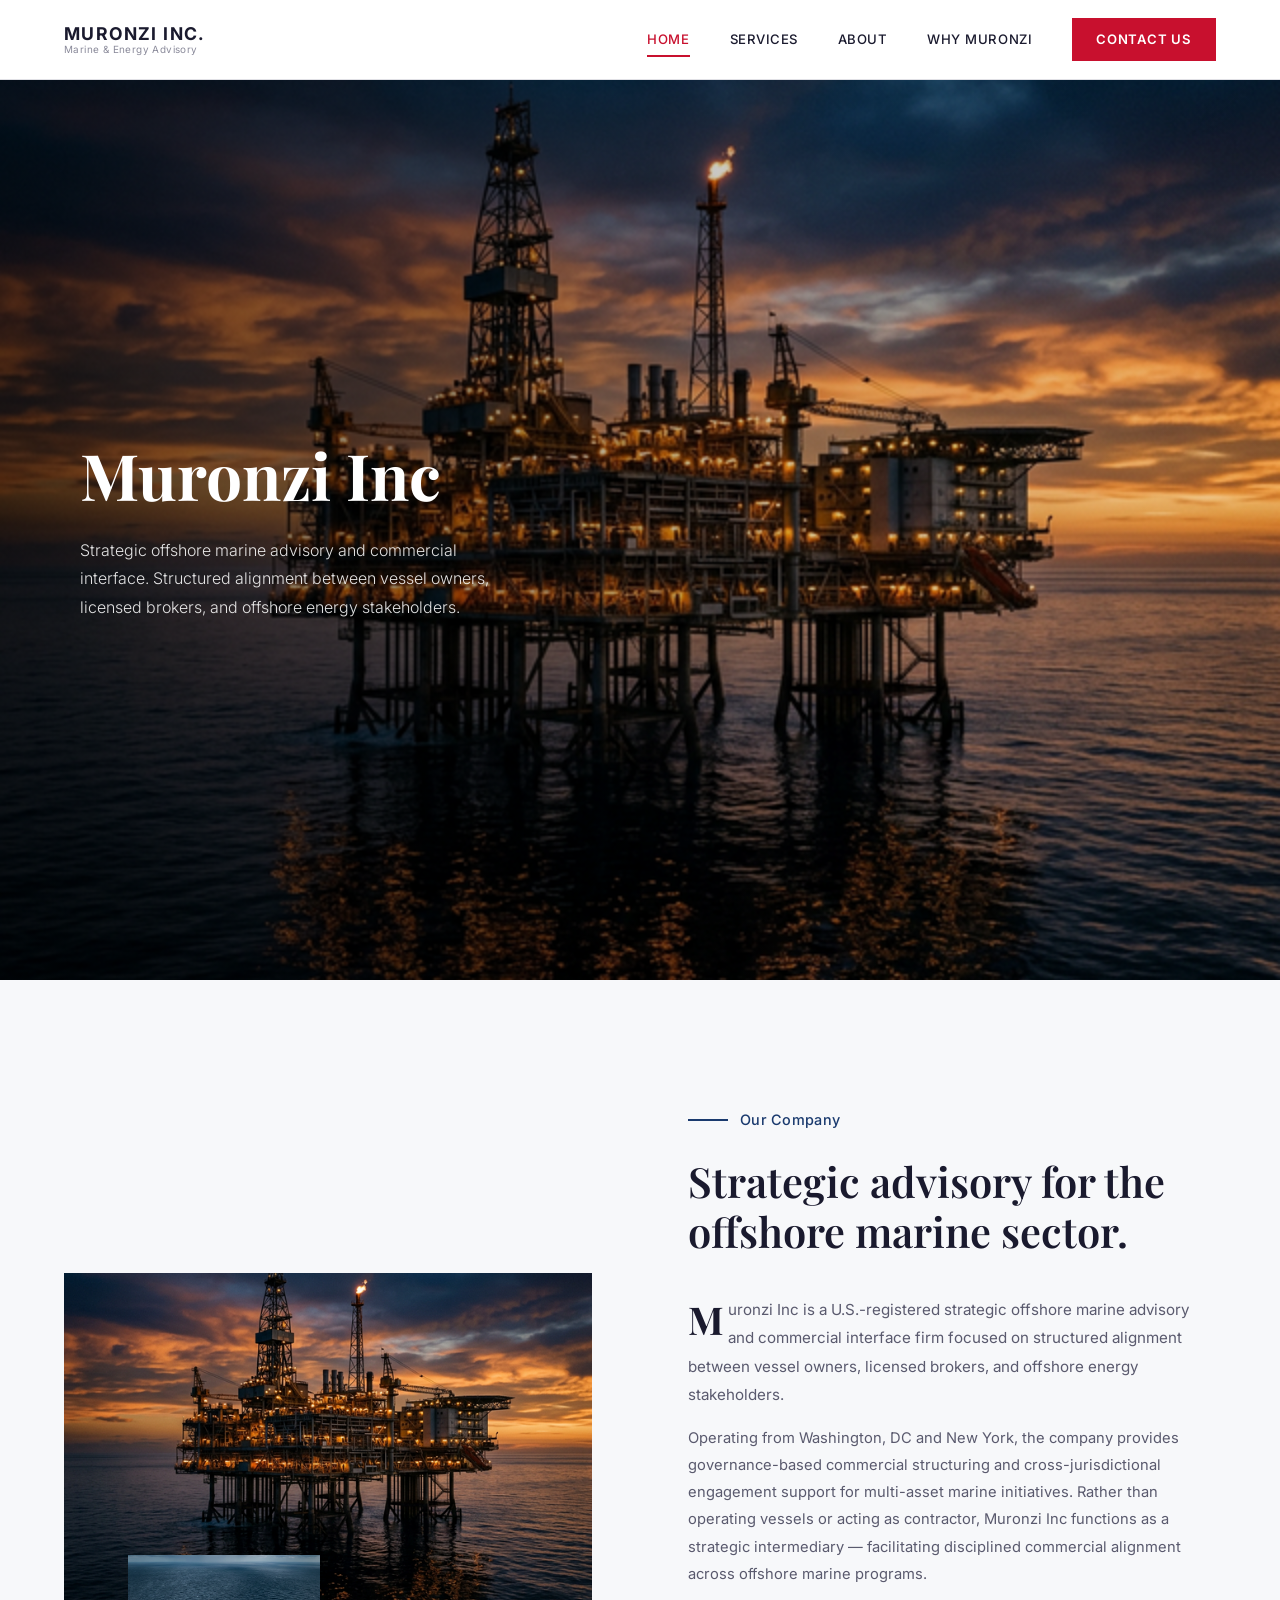
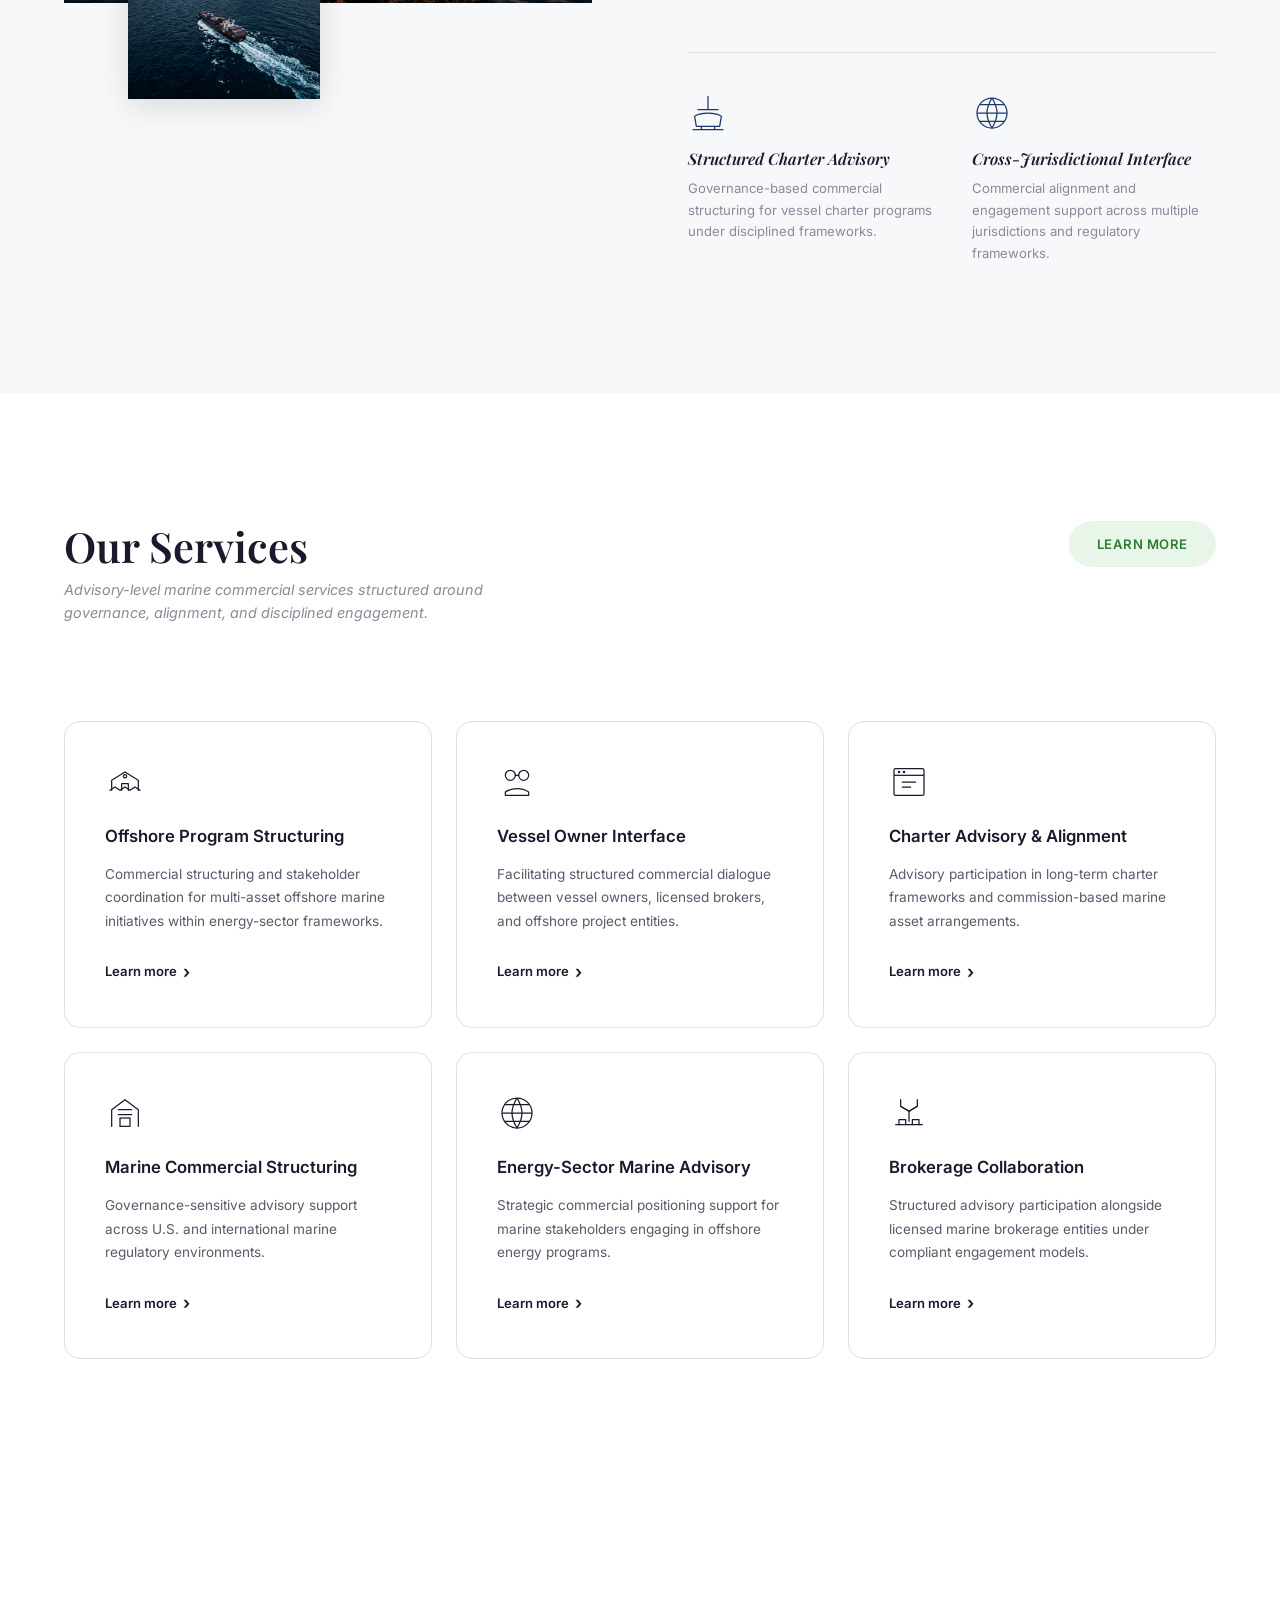
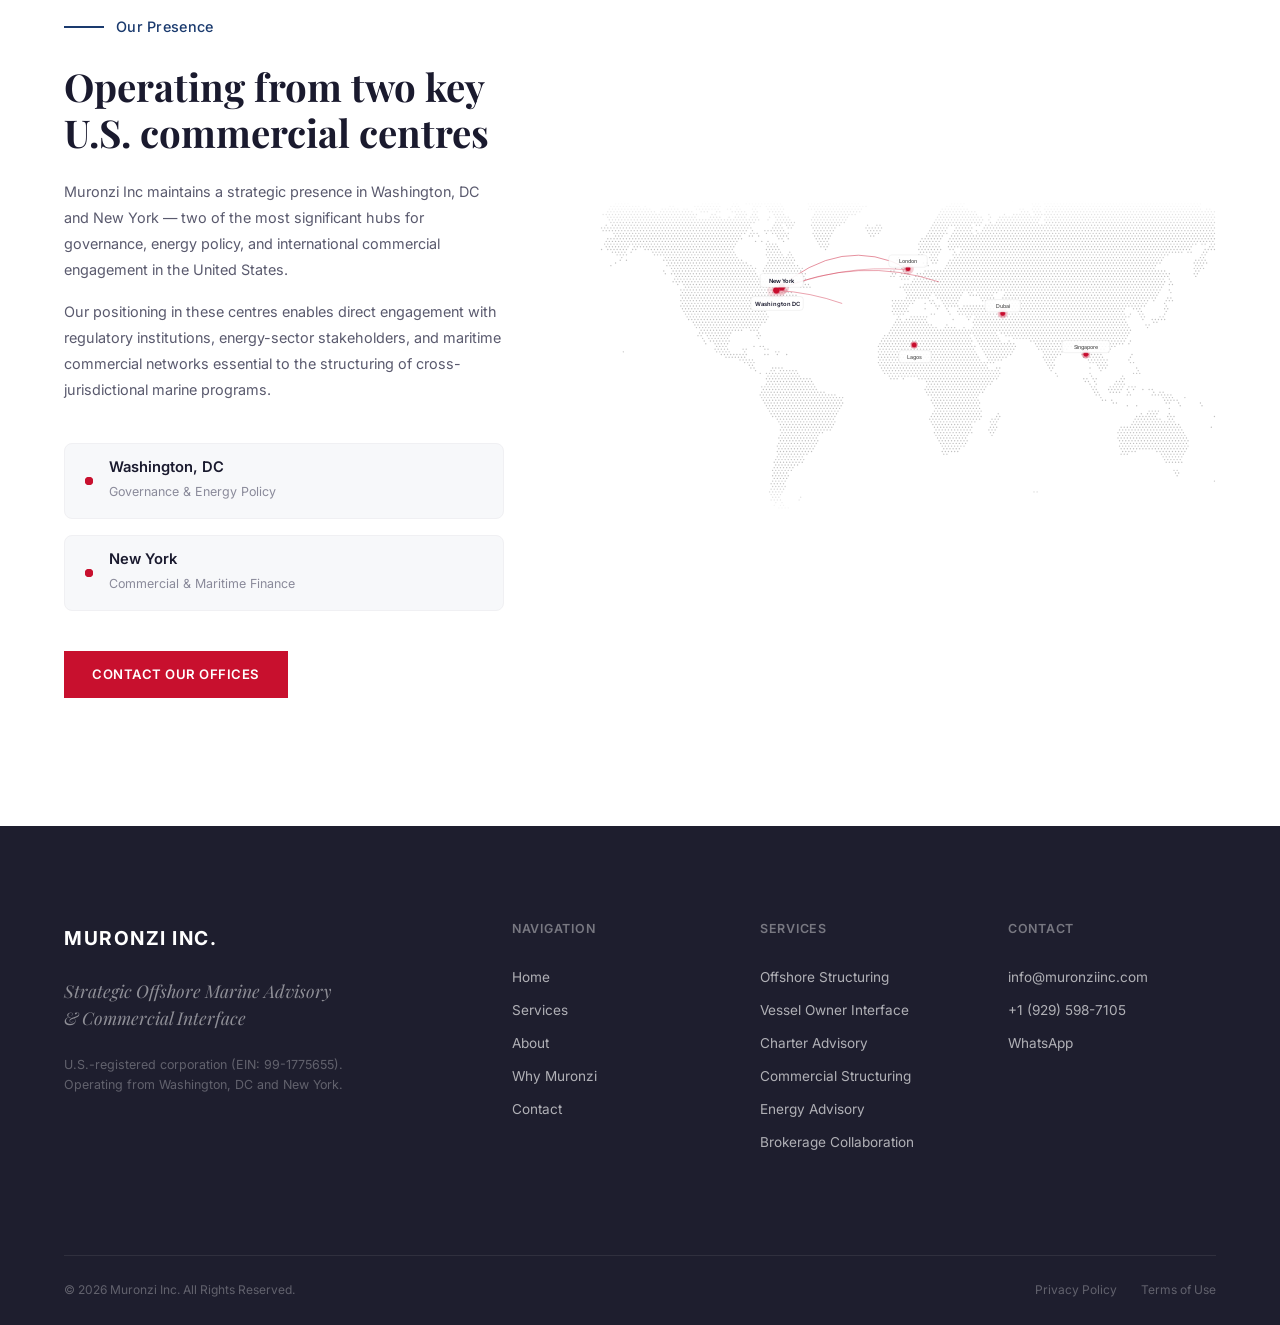
<file: muronzi-website-v2/index.html>
<!DOCTYPE html>
<html lang="en">

<head>
  <meta charset="UTF-8">
  <meta name="viewport" content="width=device-width, initial-scale=1.0">
  <meta name="description"
    content="Muronzi Inc — U.S.-registered strategic offshore marine advisory and commercial interface firm. Structured charter advisory, vessel owner engagement, and governance-aligned marine programs.">
  <title>Muronzi Inc | Strategic Offshore Marine Advisory & Commercial Interface</title>
  <link rel="stylesheet" href="css/style.css">
  <link rel="preconnect" href="https://fonts.googleapis.com">
  <link rel="preconnect" href="https://fonts.gstatic.com" crossorigin>
  <link
    href="https://fonts.googleapis.com/css2?family=Inter:wght@300;400;500;600;700&family=Playfair+Display:ital,wght@0,400;0,500;0,600;0,700;1,400&display=swap"
    rel="stylesheet">
  <link rel="icon" type="image/svg+xml"
    href="data:image/svg+xml,<svg xmlns='http://www.w3.org/2000/svg' viewBox='0 0 100 100'><text y='.9em' font-size='90'>⚓</text></svg>">
</head>

<body>

  <!-- ===== NAVIGATION ===== -->
  <nav class="nav" id="main-nav">
    <div class="nav__inner">
      <a href="index.html" class="nav__logo">
        <span class="nav__logo-name">MURONZI INC.</span>
        <span class="nav__logo-tag">Marine & Energy Advisory</span>
      </a>
      <div class="nav__links">
        <a href="index.html" class="nav__link nav__link--active">Home</a>
        <a href="services.html" class="nav__link">Services</a>
        <a href="about.html" class="nav__link">About</a>
        <a href="why-muronzi.html" class="nav__link">Why Muronzi</a>
        <a href="contact.html" class="nav__link nav__link--cta">Contact Us</a>
      </div>
      <button class="nav__hamburger" aria-label="Toggle navigation">
        <span></span>
        <span></span>
        <span></span>
      </button>
    </div>
  </nav>

  <!-- Mobile Drawer -->
  <div class="nav__overlay"></div>
  <div class="nav__drawer">
    <a href="index.html" class="nav__drawer-link">Home</a>
    <a href="services.html" class="nav__drawer-link">Services</a>
    <a href="about.html" class="nav__drawer-link">About</a>
    <a href="why-muronzi.html" class="nav__drawer-link">Why Muronzi</a>
    <a href="contact.html" class="nav__drawer-link">Contact Us</a>
  </div>

  <!-- ===== HERO ===== -->
  <section class="hero" id="hero">
    <div class="hero__media">
      <video class="hero__video" autoplay muted loop playsinline poster="images/hero-offshore.png">
        <source src="images/offshore-supply.mp4" type="video/mp4">
      </video>
      <div class="hero__overlay"></div>
    </div>
    <div class="hero__content">
      <h1 class="hero__title">Muronzi Inc</h1>
      <p class="hero__description">
        Strategic offshore marine advisory and commercial interface.
        Structured alignment between vessel owners, licensed brokers,
        and offshore energy stakeholders.
      </p>
    </div>
  </section>

  <!-- ===== OUR COMPANY ===== -->
  <section class="company" id="our-company">
    <div class="company__inner">

      <!-- Left: Image Mosaic -->
      <div class="company__images fade-up">
        <div class="company__img company__img--large">
          <img src="images/hero-offshore.png" alt="Offshore supply vessel at sea">
        </div>
        <div class="company__img company__img--small">
          <img src="images/ocean-atmosphere.png" alt="Ocean and marine operations">
        </div>
      </div>

      <!-- Right: Company Info -->
      <div class="company__text fade-up">
        <div class="company__label">
          <span class="company__label-line"></span>
          <span class="company__label-text">Our Company</span>
        </div>

        <h2 class="company__heading">Strategic advisory for the offshore marine sector.</h2>

        <div class="company__body">
          <p class="company__lead">
            <span class="company__dropcap">M</span>uronzi Inc is a U.S.-registered strategic offshore marine advisory
            and commercial interface firm focused on structured alignment between vessel owners, licensed brokers, and
            offshore energy stakeholders.
          </p>
          <p>
            Operating from Washington, DC and New York, the company provides governance-based commercial structuring and
            cross-jurisdictional engagement support for multi-asset marine initiatives. Rather than operating vessels or
            acting as contractor, Muronzi Inc functions as a strategic intermediary — facilitating disciplined
            commercial
            alignment across offshore marine programs.
          </p>
        </div>

        <!-- Feature Icons -->
        <div class="company__features">
          <div class="company__feature">
            <div class="company__feature-icon">
              <svg viewBox="0 0 48 48" fill="none" xmlns="http://www.w3.org/2000/svg">
                <path d="M24 4v16M12 20h24M8 28c0 0 4-4 16-4s16 4 16 4l-2 12H10L8 28z" stroke="currentColor"
                  stroke-width="1.5" stroke-linecap="round" stroke-linejoin="round" />
                <path d="M16 40v4M32 40v4M6 44h36" stroke="currentColor" stroke-width="1.5" stroke-linecap="round" />
              </svg>
            </div>
            <h4>Structured Charter Advisory</h4>
            <p>Governance-based commercial structuring for vessel charter programs under disciplined frameworks.</p>
          </div>
          <div class="company__feature">
            <div class="company__feature-icon">
              <svg viewBox="0 0 48 48" fill="none" xmlns="http://www.w3.org/2000/svg">
                <circle cx="24" cy="24" r="18" stroke="currentColor" stroke-width="1.5" />
                <path d="M24 6c0 0 6 10 6 18s-6 18-6 18M24 6c0 0-6 10-6 18s6 18 6 18M6 24h36M9 14h30M9 34h30"
                  stroke="currentColor" stroke-width="1.5" />
              </svg>
            </div>
            <h4>Cross-Jurisdictional Interface</h4>
            <p>Commercial alignment and engagement support across multiple jurisdictions and regulatory frameworks.</p>
          </div>
        </div>

      </div>
    </div>
  </section>

  <!-- ===== OUR SERVICES ===== -->
  <section class="services" id="services">
    <div class="services__inner">
      <div class="services__header fade-up">
        <div>
          <h2 class="services__title">Our Services</h2>
          <p class="services__subtitle">Advisory-level marine commercial services structured around governance,
            alignment, and disciplined engagement.</p>
        </div>
        <a href="services.html" class="services__cta">Learn More</a>
      </div>

      <div class="services__grid">

        <!-- Card 1 -->
        <div class="services__card fade-up">
          <div class="services__card-icon">
            <svg viewBox="0 0 48 48" fill="none" xmlns="http://www.w3.org/2000/svg">
              <path d="M6 34l6-4 6 4 6-4 6 4 6-4 6 4" stroke="currentColor" stroke-width="1.5" stroke-linecap="round"
                stroke-linejoin="round" />
              <path d="M8 34V22l16-10 16 10v12" stroke="currentColor" stroke-width="1.5" stroke-linecap="round"
                stroke-linejoin="round" />
              <path d="M20 34V26h8v8" stroke="currentColor" stroke-width="1.5" stroke-linecap="round"
                stroke-linejoin="round" />
              <circle cx="24" cy="17" r="2" stroke="currentColor" stroke-width="1.5" />
            </svg>
          </div>
          <h3>Offshore Program Structuring</h3>
          <p>Commercial structuring and stakeholder coordination for multi-asset offshore marine initiatives within
            energy-sector frameworks.</p>
          <a href="services.html#program-structuring" class="services__card-link">Learn more <span>›</span></a>
        </div>

        <!-- Card 2 -->
        <div class="services__card fade-up">
          <div class="services__card-icon">
            <svg viewBox="0 0 48 48" fill="none" xmlns="http://www.w3.org/2000/svg">
              <circle cx="16" cy="16" r="6" stroke="currentColor" stroke-width="1.5" />
              <circle cx="32" cy="16" r="6" stroke="currentColor" stroke-width="1.5" />
              <path d="M24 32c-8 0-14 4-14 4v4h28v-4s-6-4-14-4z" stroke="currentColor" stroke-width="1.5"
                stroke-linecap="round" stroke-linejoin="round" />
              <path d="M22 16h4" stroke="currentColor" stroke-width="1.5" stroke-linecap="round" />
            </svg>
          </div>
          <h3>Vessel Owner Interface</h3>
          <p>Facilitating structured commercial dialogue between vessel owners, licensed brokers, and offshore project
            entities.</p>
          <a href="services.html#vessel-interface" class="services__card-link">Learn more <span>›</span></a>
        </div>

        <!-- Card 3 -->
        <div class="services__card fade-up">
          <div class="services__card-icon">
            <svg viewBox="0 0 48 48" fill="none" xmlns="http://www.w3.org/2000/svg">
              <rect x="6" y="8" width="36" height="32" rx="2" stroke="currentColor" stroke-width="1.5" />
              <path d="M6 16h36" stroke="currentColor" stroke-width="1.5" />
              <path d="M16 24h16M16 30h10" stroke="currentColor" stroke-width="1.5" stroke-linecap="round" />
              <circle cx="12" cy="12" r="1.5" fill="currentColor" />
              <circle cx="18" cy="12" r="1.5" fill="currentColor" />
            </svg>
          </div>
          <h3>Charter Advisory & Alignment</h3>
          <p>Advisory participation in long-term charter frameworks and commission-based marine asset arrangements.</p>
          <a href="services.html#charter-advisory" class="services__card-link">Learn more <span>›</span></a>
        </div>

        <!-- Card 4 -->
        <div class="services__card fade-up">
          <div class="services__card-icon">
            <svg viewBox="0 0 48 48" fill="none" xmlns="http://www.w3.org/2000/svg">
              <path d="M8 40V20l16-12 16 12v20" stroke="currentColor" stroke-width="1.5" stroke-linecap="round"
                stroke-linejoin="round" />
              <rect x="18" y="30" width="12" height="10" stroke="currentColor" stroke-width="1.5" />
              <path d="M16 20h16M16 26h16" stroke="currentColor" stroke-width="1.5" stroke-linecap="round" />
            </svg>
          </div>
          <h3>Marine Commercial Structuring</h3>
          <p>Governance-sensitive advisory support across U.S. and international marine regulatory environments.</p>
          <a href="services.html#commercial-structuring" class="services__card-link">Learn more <span>›</span></a>
        </div>

        <!-- Card 5 -->
        <div class="services__card fade-up">
          <div class="services__card-icon">
            <svg viewBox="0 0 48 48" fill="none" xmlns="http://www.w3.org/2000/svg">
              <circle cx="24" cy="24" r="18" stroke="currentColor" stroke-width="1.5" />
              <path d="M24 6c0 0 6 10 6 18s-6 18-6 18M24 6c0 0-6 10-6 18s6 18 6 18M6 24h36M9 14h30M9 34h30"
                stroke="currentColor" stroke-width="1.5" />
            </svg>
          </div>
          <h3>Energy-Sector Marine Advisory</h3>
          <p>Strategic commercial positioning support for marine stakeholders engaging in offshore energy programs.</p>
          <a href="services.html#energy-advisory" class="services__card-link">Learn more <span>›</span></a>
        </div>

        <!-- Card 6 -->
        <div class="services__card fade-up">
          <div class="services__card-icon">
            <svg viewBox="0 0 48 48" fill="none" xmlns="http://www.w3.org/2000/svg">
              <path d="M14 8v8l10 6 10-6V8" stroke="currentColor" stroke-width="1.5" stroke-linecap="round"
                stroke-linejoin="round" />
              <path d="M14 16l10 6 10-6" stroke="currentColor" stroke-width="1.5" stroke-linecap="round"
                stroke-linejoin="round" />
              <path d="M24 22v12" stroke="currentColor" stroke-width="1.5" stroke-linecap="round" />
              <path d="M8 38h32" stroke="currentColor" stroke-width="1.5" stroke-linecap="round" />
              <path d="M12 38v-6h8v6M28 38v-6h8v6" stroke="currentColor" stroke-width="1.5" stroke-linecap="round"
                stroke-linejoin="round" />
            </svg>
          </div>
          <h3>Brokerage Collaboration</h3>
          <p>Structured advisory participation alongside licensed marine brokerage entities under compliant engagement
            models.</p>
          <a href="services.html#brokerage-collaboration" class="services__card-link">Learn more <span>›</span></a>
        </div>

      </div>
    </div>
  </section>

  <!-- ===== LOCATION / PRESENCE ===== -->
  <section class="location" id="location">
    <div class="location__inner">

      <!-- Left: Text -->
      <div class="location__text fade-up">
        <div class="company__label">
          <span class="company__label-line"></span>
          <span class="company__label-text">Our Presence</span>
        </div>
        <h2 class="location__heading">Operating from two key U.S. commercial centres</h2>
        <p class="location__desc">Muronzi Inc maintains a strategic presence in Washington, DC and New York — two of the
          most significant hubs for governance, energy policy, and international commercial engagement in the United
          States.</p>
        <p class="location__desc">Our positioning in these centres enables direct engagement with regulatory
          institutions, energy-sector stakeholders, and maritime commercial networks essential to the structuring of
          cross-jurisdictional marine programs.</p>
        <div class="location__offices">
          <div class="location__office">
            <div class="location__dot-pulse"></div>
            <div>
              <strong>Washington, DC</strong>
              <span>Governance & Energy Policy</span>
            </div>
          </div>
          <div class="location__office">
            <div class="location__dot-pulse"></div>
            <div>
              <strong>New York</strong>
              <span>Commercial & Maritime Finance</span>
            </div>
          </div>
        </div>
        <a href="contact.html" class="location__cta">Contact Our Offices</a>
      </div>

      <!-- Right: Map (dotted-map generated) -->
      <div class="location__map fade-up">
        <div class="location__map-wrap">
          <!-- Proper dotted world map from dotted-map library -->
          <img src="images/world-map.svg" alt="World map" class="location__map-img" draggable="false" />
          <!-- Animated overlay -->
          <svg viewBox="0 0 800 400" class="location__map-overlay" preserveAspectRatio="xMidYMid meet">
            <defs>
              <linearGradient id="path-gradient" x1="0%" y1="0%" x2="100%" y2="0%">
                <stop offset="0%" stop-color="white" stop-opacity="0" />
                <stop offset="5%" stop-color="#c8102e" stop-opacity="1" />
                <stop offset="95%" stop-color="#c8102e" stop-opacity="1" />
                <stop offset="100%" stop-color="white" stop-opacity="0" />
              </linearGradient>
              <filter id="dot-glow">
                <feMorphology operator="dilate" radius="0.5" />
                <feGaussianBlur stdDeviation="1.5" result="coloredBlur" />
                <feMerge>
                  <feMergeNode in="coloredBlur" />
                  <feMergeNode in="SourceGraphic" />
                </feMerge>
              </filter>
            </defs>

            <!-- === Curved connection lines (animated) === -->
            <!-- DC → London -->
            <path d="M 229 114 Q 314 40 400 86" fill="none" stroke="url(#path-gradient)" stroke-width="1" opacity="0.6">
              <animate attributeName="stroke-dasharray" values="0,1000;400,1000" dur="2.5s" fill="freeze"
                repeatCount="indefinite" />
            </path>
            <!-- DC → Dubai -->
            <path d="M 229 114 Q 380 50 523 144" fill="none" stroke="url(#path-gradient)" stroke-width="1"
              opacity="0.5">
              <animate attributeName="stroke-dasharray" values="0,1000;500,1000" dur="3s" begin="0.3s" fill="freeze"
                repeatCount="indefinite" />
            </path>
            <!-- DC → Singapore -->
            <path d="M 229 114 Q 440 30 631 197" fill="none" stroke="url(#path-gradient)" stroke-width="1"
              opacity="0.4">
              <animate attributeName="stroke-dasharray" values="0,1000;600,1000" dur="3.5s" begin="0.6s" fill="freeze"
                repeatCount="indefinite" />
            </path>
            <!-- DC → Lagos -->
            <path d="M 229 114 Q 330 120 408 185" fill="none" stroke="url(#path-gradient)" stroke-width="1"
              opacity="0.5">
              <animate attributeName="stroke-dasharray" values="0,1000;350,1000" dur="2.8s" begin="0.9s" fill="freeze"
                repeatCount="indefinite" />
            </path>

            <!-- === Washington DC (38.9, -77.0) → x≈229, y≈114 === -->
            <circle cx="229" cy="114" r="3" fill="#c8102e" opacity="0.4">
              <animate attributeName="r" from="3" to="14" dur="2s" repeatCount="indefinite" />
              <animate attributeName="opacity" from="0.5" to="0" dur="2s" repeatCount="indefinite" />
            </circle>
            <circle cx="229" cy="114" r="4" fill="#c8102e" filter="url(#dot-glow)" />
            <rect x="196" y="122" width="68" height="18" rx="4" fill="white" stroke="#ddd" stroke-width="0.5"
              opacity="0.92" />
            <text x="230" y="134" text-anchor="middle" font-family="Inter, sans-serif" font-size="7.5" font-weight="600"
              fill="#1a1a2e">Washington DC</text>

            <!-- === New York (40.7, -74.0) → x≈236, y≈110 === -->
            <circle cx="236" cy="110" r="3" fill="#c8102e" opacity="0.4">
              <animate attributeName="r" from="3" to="14" dur="2s" begin="0.4s" repeatCount="indefinite" />
              <animate attributeName="opacity" from="0.5" to="0" dur="2s" begin="0.4s" repeatCount="indefinite" />
            </circle>
            <circle cx="236" cy="110" r="4" fill="#c8102e" filter="url(#dot-glow)" />
            <rect x="208" y="92" width="56" height="18" rx="4" fill="white" stroke="#ddd" stroke-width="0.5"
              opacity="0.92" />
            <text x="236" y="104" text-anchor="middle" font-family="Inter, sans-serif" font-size="7.5" font-weight="600"
              fill="#1a1a2e">New York</text>

            <!-- === London (51.5, -0.1) → x≈400, y≈86 === -->
            <circle cx="400" cy="86" r="3" fill="#c8102e" opacity="0.4">
              <animate attributeName="r" from="3" to="12" dur="2s" begin="0.6s" repeatCount="indefinite" />
              <animate attributeName="opacity" from="0.4" to="0" dur="2s" begin="0.6s" repeatCount="indefinite" />
            </circle>
            <circle cx="400" cy="86" r="3" fill="#c8102e" filter="url(#dot-glow)" />
            <rect x="375" y="68" width="50" height="16" rx="4" fill="white" stroke="#ddd" stroke-width="0.5"
              opacity="0.88" />
            <text x="400" y="79" text-anchor="middle" font-family="Inter, sans-serif" font-size="7" font-weight="500"
              fill="#555">London</text>

            <!-- === Dubai (25.2, 55.3) → x≈523, y≈144 === -->
            <circle cx="523" cy="144" r="3" fill="#c8102e" opacity="0.4">
              <animate attributeName="r" from="3" to="12" dur="2s" begin="0.8s" repeatCount="indefinite" />
              <animate attributeName="opacity" from="0.4" to="0" dur="2s" begin="0.8s" repeatCount="indefinite" />
            </circle>
            <circle cx="523" cy="144" r="3" fill="#c8102e" filter="url(#dot-glow)" />
            <rect x="500" y="126" width="46" height="16" rx="4" fill="white" stroke="#ddd" stroke-width="0.5"
              opacity="0.88" />
            <text x="523" y="137" text-anchor="middle" font-family="Inter, sans-serif" font-size="7" font-weight="500"
              fill="#555">Dubai</text>

            <!-- === Singapore (1.35, 103.8) → x≈631, y≈197 === -->
            <circle cx="631" cy="197" r="3" fill="#c8102e" opacity="0.4">
              <animate attributeName="r" from="3" to="12" dur="2s" begin="1s" repeatCount="indefinite" />
              <animate attributeName="opacity" from="0.4" to="0" dur="2s" begin="1s" repeatCount="indefinite" />
            </circle>
            <circle cx="631" cy="197" r="3" fill="#c8102e" filter="url(#dot-glow)" />
            <rect x="600" y="179" width="62" height="16" rx="4" fill="white" stroke="#ddd" stroke-width="0.5"
              opacity="0.88" />
            <text x="631" y="190" text-anchor="middle" font-family="Inter, sans-serif" font-size="7" font-weight="500"
              fill="#555">Singapore</text>

            <!-- === Lagos (6.5, 3.4) → x≈408, y≈185 === -->
            <circle cx="408" cy="185" r="3" fill="#c8102e" opacity="0.4">
              <animate attributeName="r" from="3" to="12" dur="2s" begin="1.2s" repeatCount="indefinite" />
              <animate attributeName="opacity" from="0.4" to="0" dur="2s" begin="1.2s" repeatCount="indefinite" />
            </circle>
            <circle cx="408" cy="185" r="3" fill="#c8102e" filter="url(#dot-glow)" />
            <rect x="388" y="192" width="42" height="16" rx="4" fill="white" stroke="#ddd" stroke-width="0.5"
              opacity="0.88" />
            <text x="409" y="203" text-anchor="middle" font-family="Inter, sans-serif" font-size="7" font-weight="500"
              fill="#555">Lagos</text>
          </svg>
        </div>
      </div>

    </div>
  </section>

  <!-- ===== FOOTER ===== -->
  <footer class="footer">
    <div class="footer__inner">
      <div class="footer__top">
        <div class="footer__brand">
          <div class="footer__brand-name">MURONZI INC.</div>
          <p class="footer__brand-tagline">Strategic Offshore Marine Advisory<br>& Commercial Interface</p>
          <p class="footer__brand-desc">U.S.-registered corporation (EIN: 99-1775655).<br>Operating from Washington, DC
            and New York.</p>
        </div>
        <div class="footer__columns">
          <div class="footer__col">
            <h5>Navigation</h5>
            <a href="index.html">Home</a>
            <a href="services.html">Services</a>
            <a href="about.html">About</a>
            <a href="why-muronzi.html">Why Muronzi</a>
            <a href="contact.html">Contact</a>
          </div>
          <div class="footer__col">
            <h5>Services</h5>
            <a href="services.html#program-structuring">Offshore Structuring</a>
            <a href="services.html#vessel-interface">Vessel Owner Interface</a>
            <a href="services.html#charter-advisory">Charter Advisory</a>
            <a href="services.html#commercial-structuring">Commercial Structuring</a>
            <a href="services.html#energy-advisory">Energy Advisory</a>
            <a href="services.html#brokerage-collaboration">Brokerage Collaboration</a>
          </div>
          <div class="footer__col">
            <h5>Contact</h5>
            <a href="mailto:info@muronziinc.com">info@muronziinc.com</a>
            <a href="tel:+19295987105">+1 (929) 598-7105</a>
            <a href="https://wa.me/message/WM6JMR4KUP2DA1" target="_blank">WhatsApp</a>
          </div>
        </div>
      </div>
      <div class="footer__bottom">
        <span>© 2026 Muronzi Inc. All Rights Reserved.</span>
        <div class="footer__bottom-links">
          <a href="privacy.html">Privacy Policy</a>
          <a href="terms.html">Terms of Use</a>
        </div>
      </div>
    </div>
  </footer>

  <script src="js/main.js"></script>
</body>

</html>
</file>
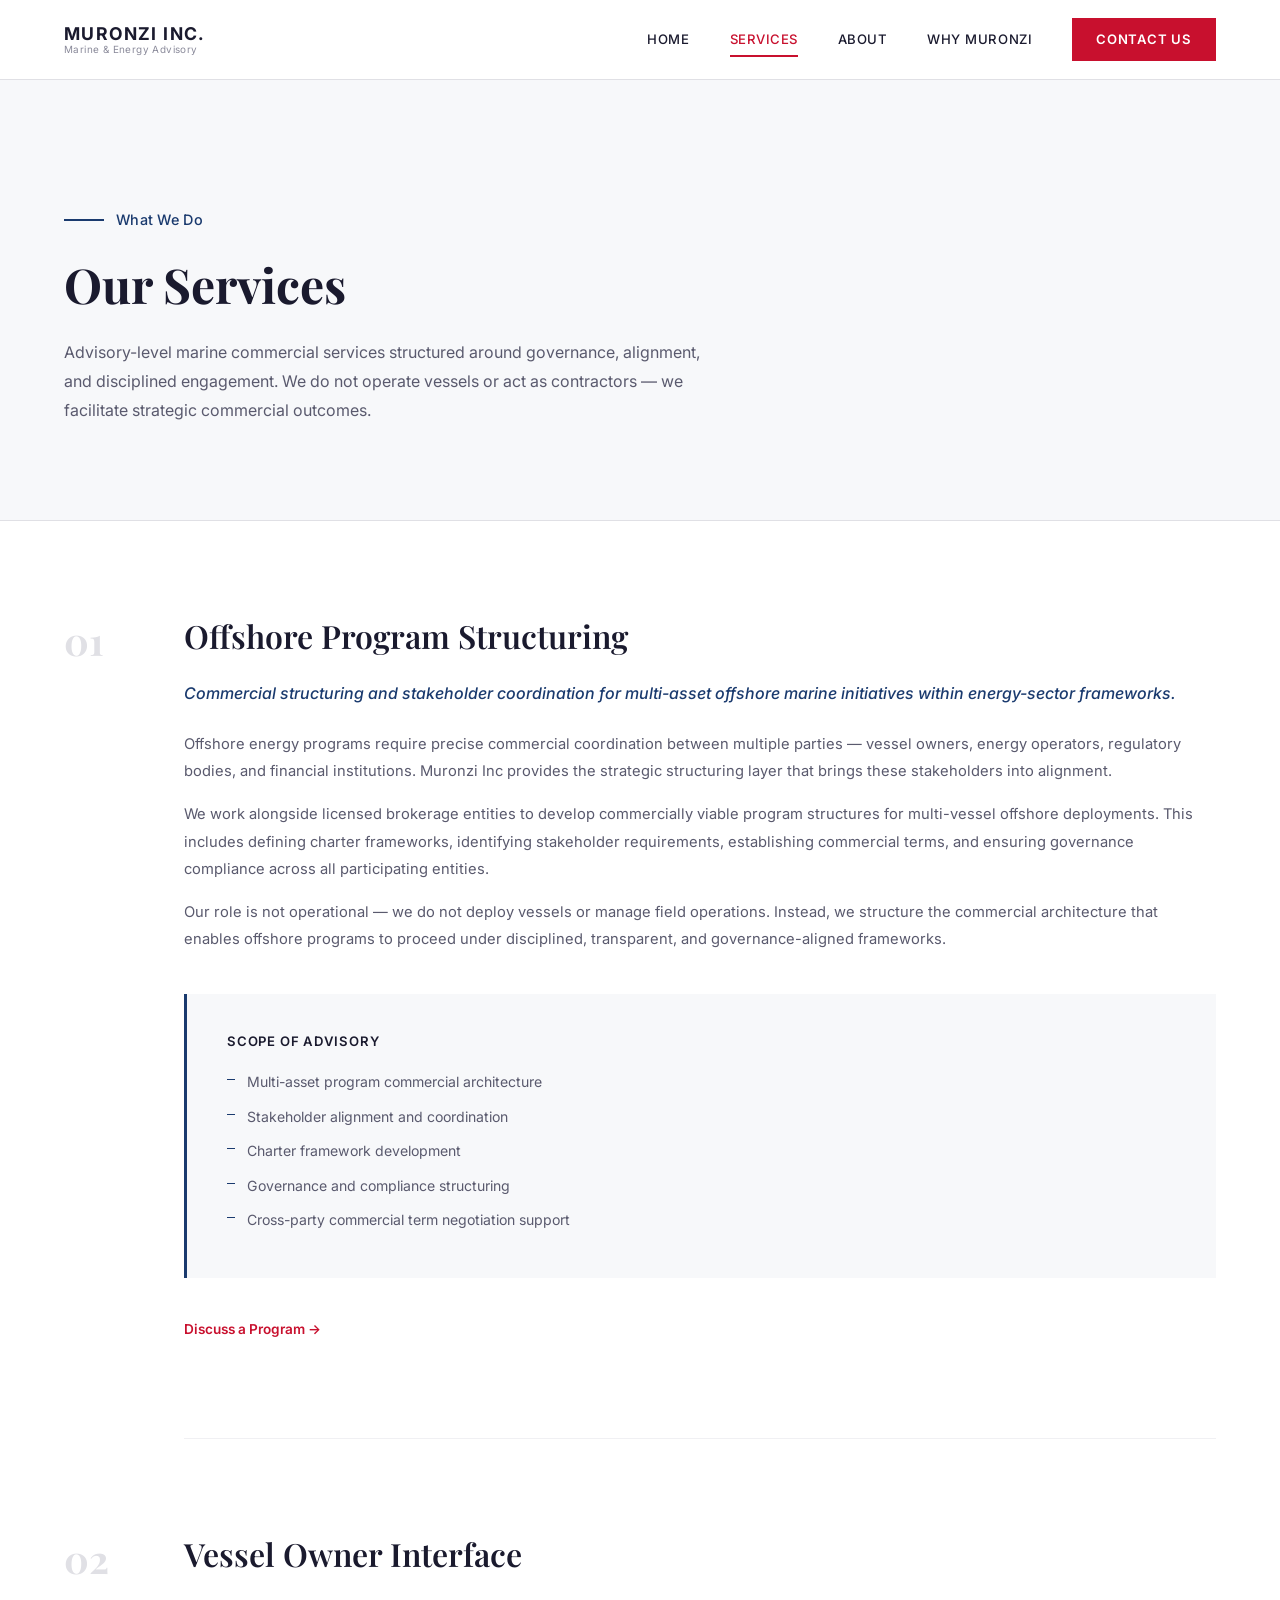
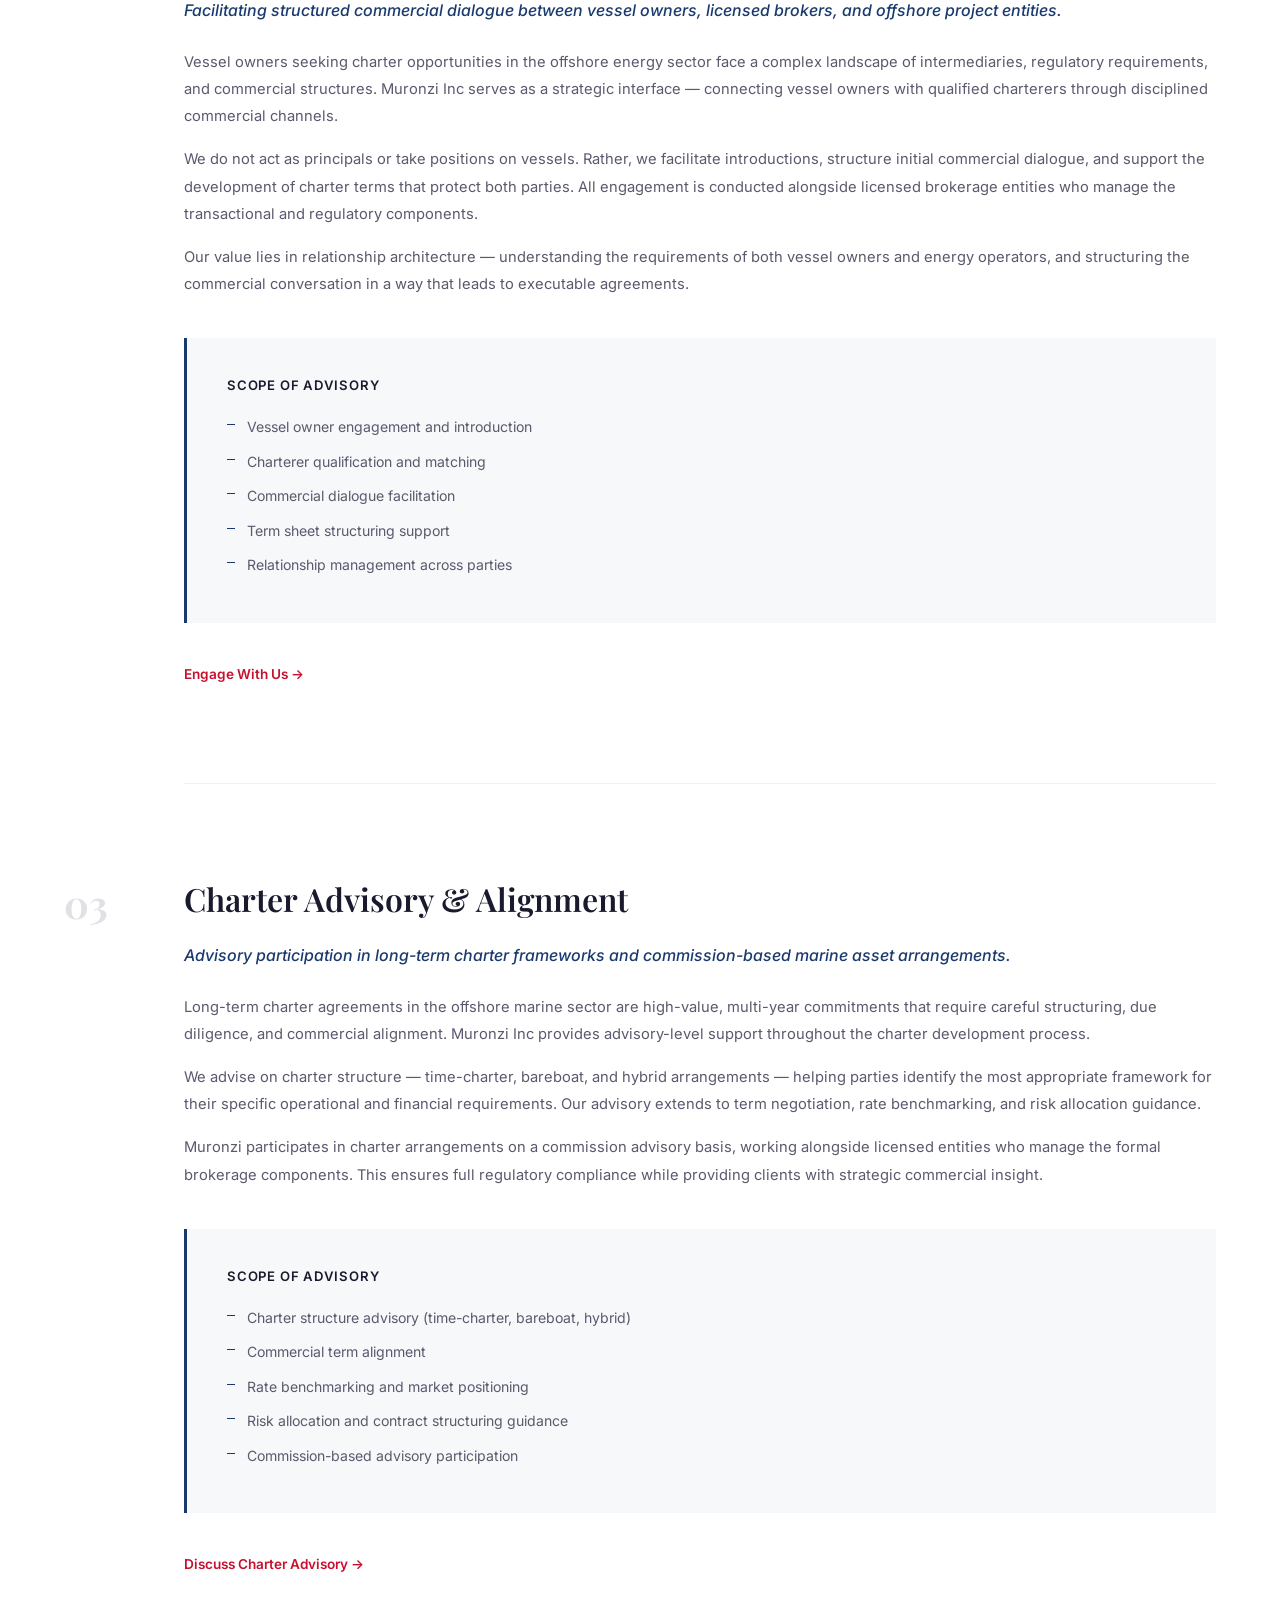
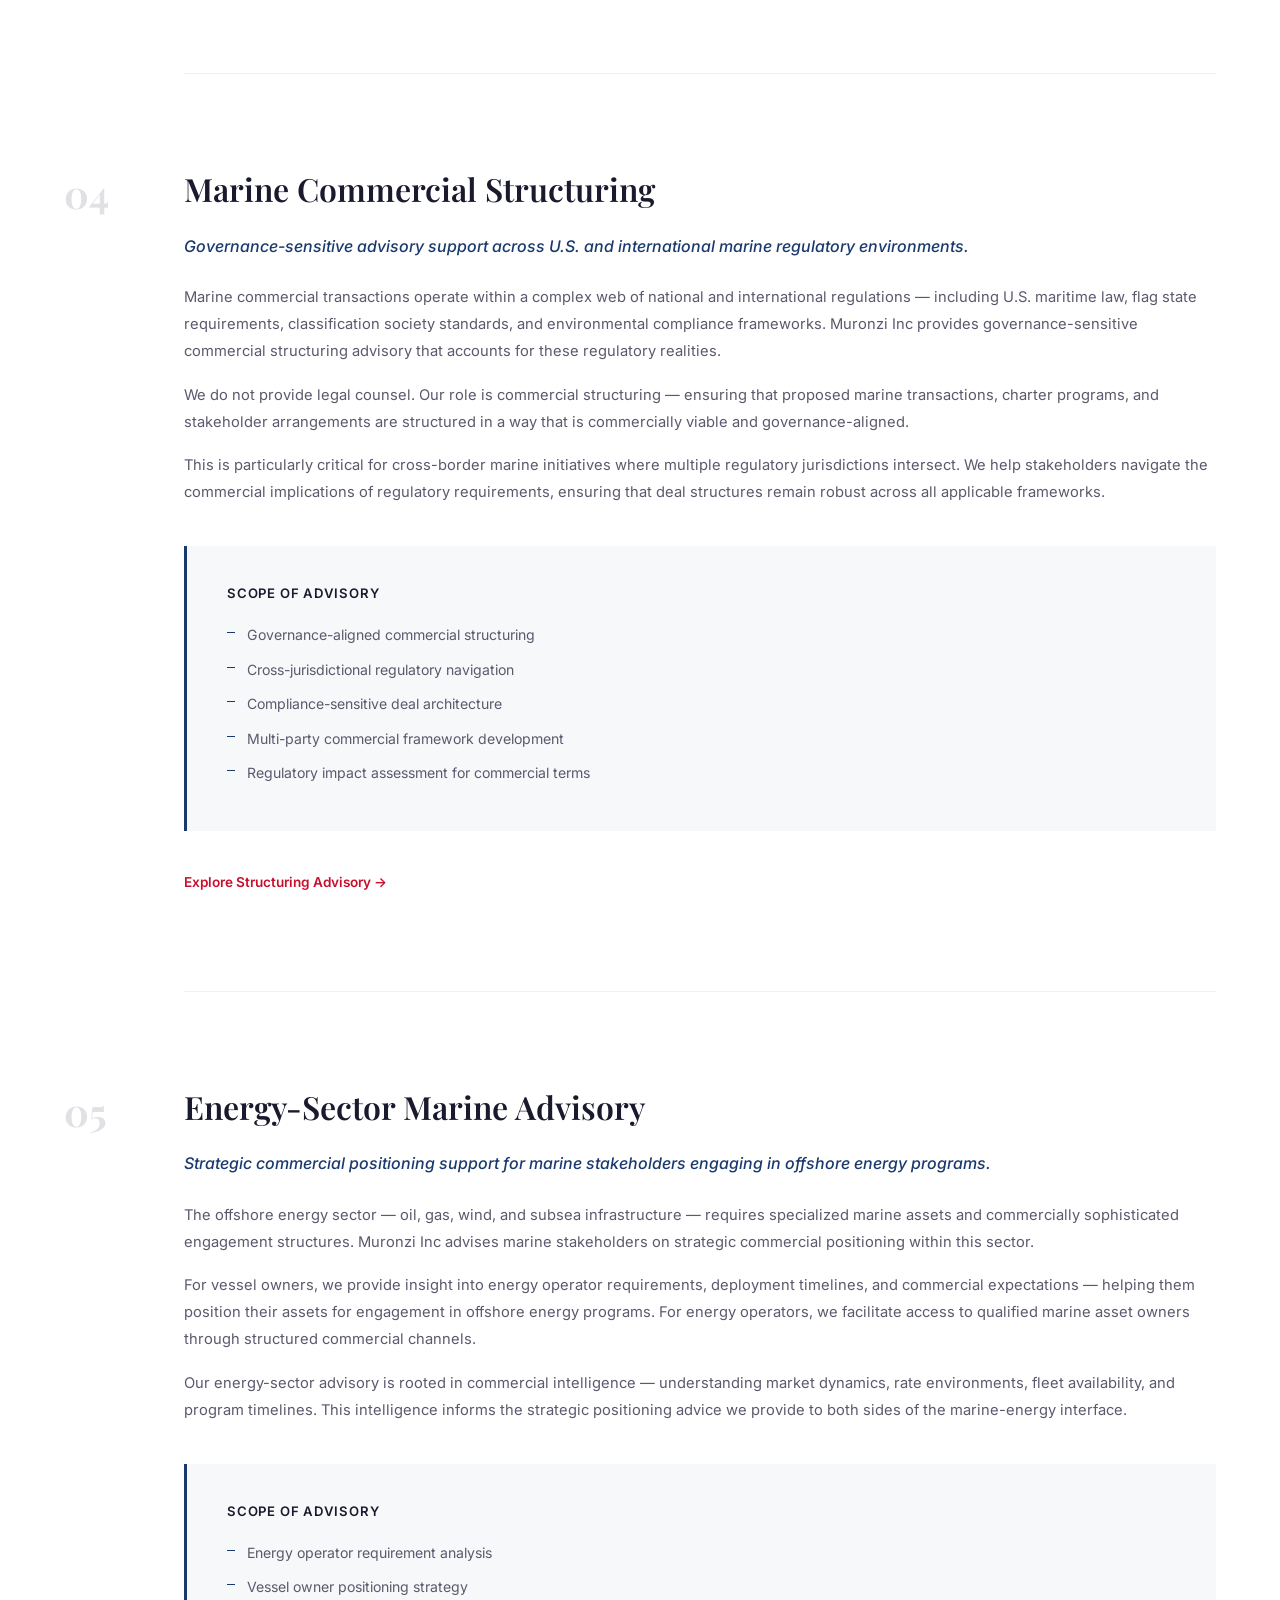
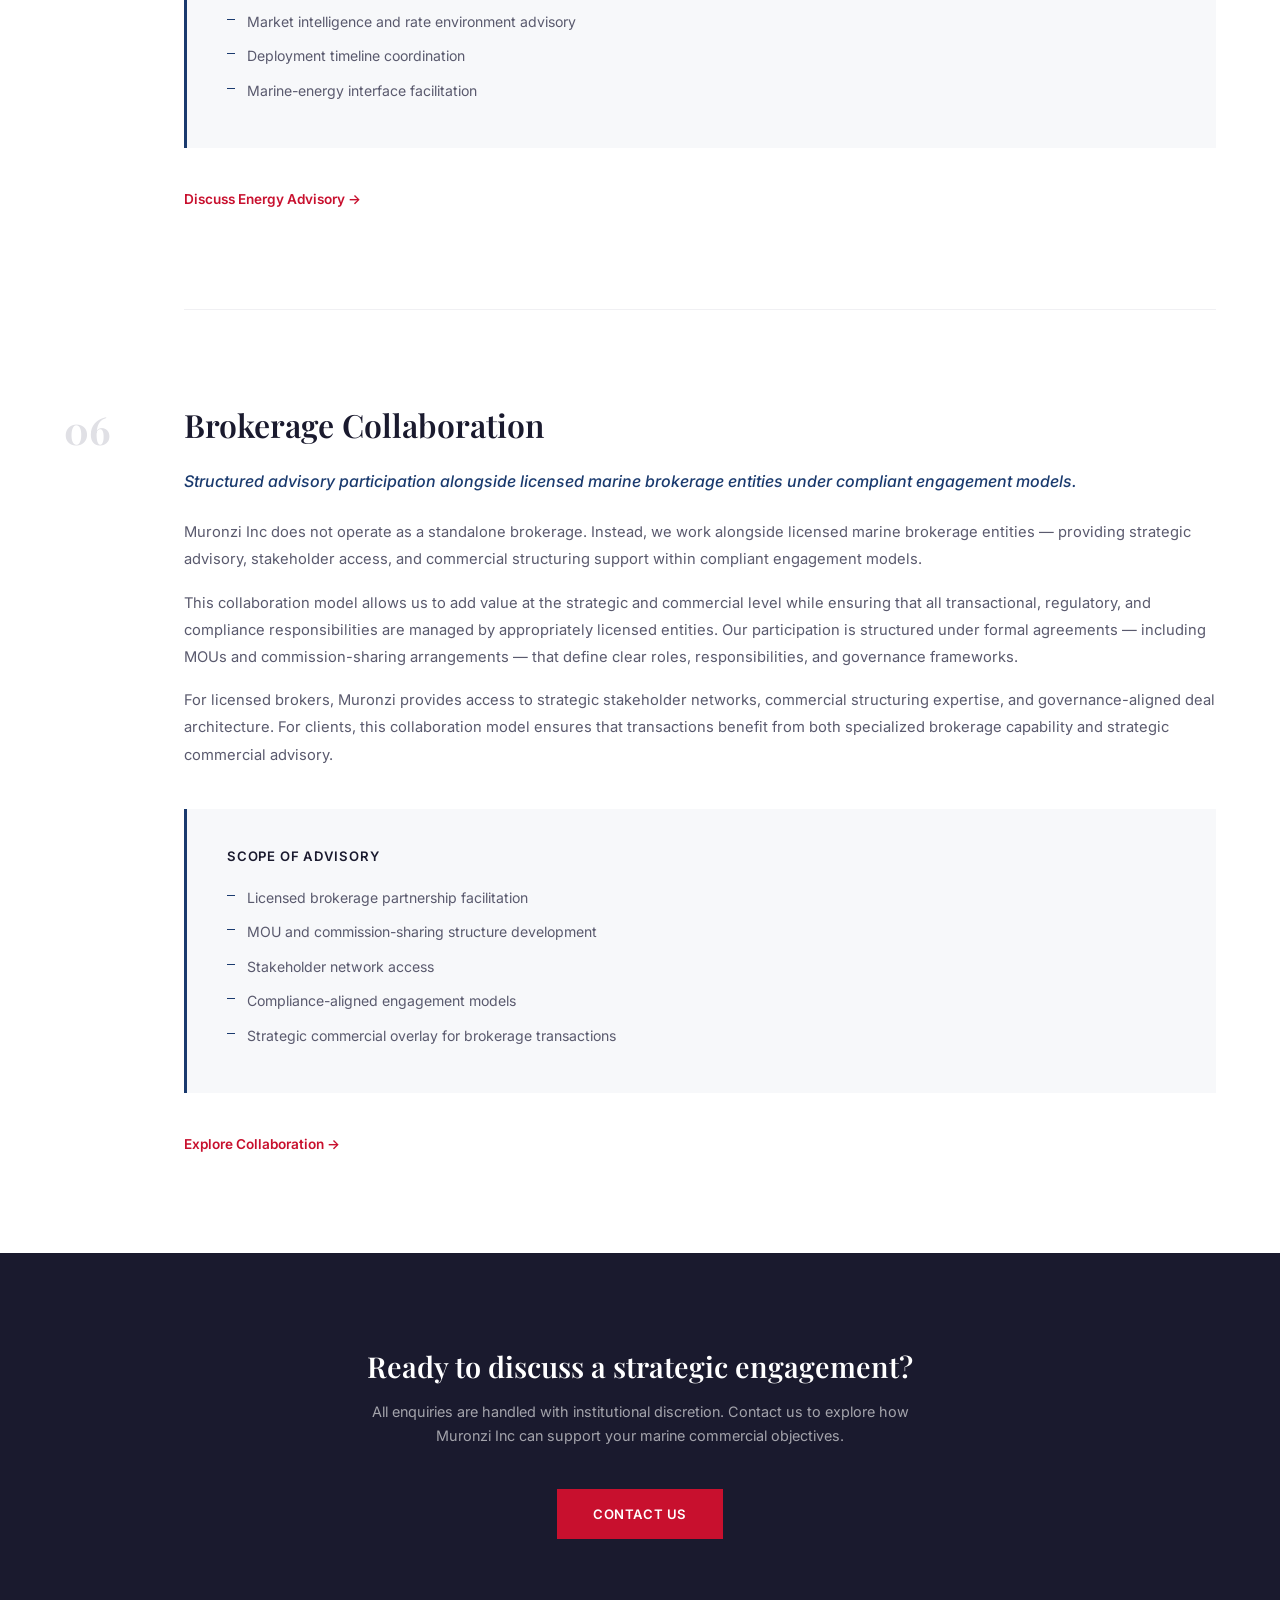
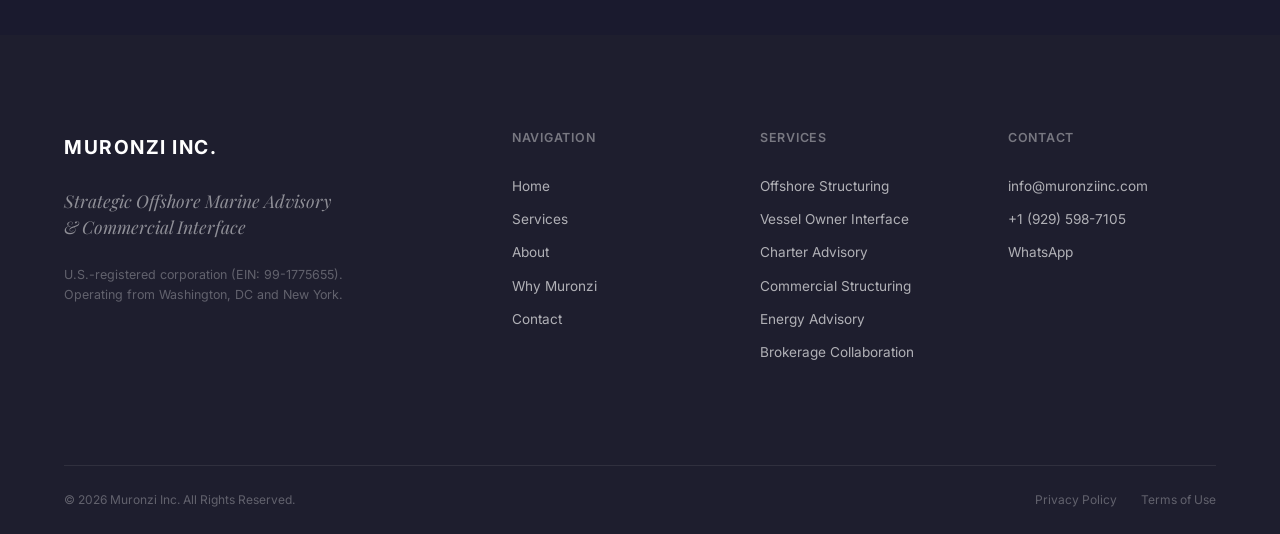
<file: muronzi-website-v2/services.html>
<!DOCTYPE html>
<html lang="en">

<head>
    <meta charset="UTF-8">
    <meta name="viewport" content="width=device-width, initial-scale=1.0">
    <meta name="description"
        content="Muronzi Inc — Advisory-level marine commercial services structured around governance, alignment, and disciplined engagement.">
    <title>Our Services | Muronzi Inc</title>
    <link rel="stylesheet" href="css/style.css">
    <link rel="preconnect" href="https://fonts.googleapis.com">
    <link rel="preconnect" href="https://fonts.gstatic.com" crossorigin>
    <link
        href="https://fonts.googleapis.com/css2?family=Inter:wght@300;400;500;600;700&family=Playfair+Display:ital,wght@0,400;0,500;0,600;0,700;1,400&display=swap"
        rel="stylesheet">
    <link rel="icon" type="image/svg+xml"
        href="data:image/svg+xml,<svg xmlns='http://www.w3.org/2000/svg' viewBox='0 0 100 100'><text y='.9em' font-size='90'>⚓</text></svg>">
</head>

<body>

    <!-- ===== NAVIGATION ===== -->
    <nav class="nav" id="main-nav">
        <div class="nav__inner">
            <a href="index.html" class="nav__logo">
                <span class="nav__logo-name">MURONZI INC.</span>
                <span class="nav__logo-tag">Marine & Energy Advisory</span>
            </a>
            <div class="nav__links">
                <a href="index.html" class="nav__link">Home</a>
                <a href="services.html" class="nav__link nav__link--active">Services</a>
                <a href="about.html" class="nav__link">About</a>
                <a href="why-muronzi.html" class="nav__link">Why Muronzi</a>
                <a href="contact.html" class="nav__link nav__link--cta">Contact Us</a>
            </div>
            <button class="nav__hamburger" aria-label="Toggle navigation">
                <span></span>
                <span></span>
                <span></span>
            </button>
        </div>
    </nav>

    <!-- Mobile Drawer -->
    <div class="nav__overlay"></div>
    <div class="nav__drawer">
        <a href="index.html" class="nav__drawer-link">Home</a>
        <a href="services.html" class="nav__drawer-link">Services</a>
        <a href="about.html" class="nav__drawer-link">About</a>
        <a href="why-muronzi.html" class="nav__drawer-link">Why Muronzi</a>
        <a href="contact.html" class="nav__drawer-link">Contact Us</a>
    </div>

    <!-- ===== PAGE HEADER ===== -->
    <section class="page-header">
        <div class="page-header__inner">
            <div class="page-header__label">
                <span class="company__label-line"></span>
                <span class="company__label-text">What We Do</span>
            </div>
            <h1>Our Services</h1>
            <p>Advisory-level marine commercial services structured around governance, alignment, and disciplined
                engagement. We do not operate vessels or act as contractors — we facilitate strategic commercial
                outcomes.</p>
        </div>
    </section>

    <!-- ===== SERVICES LIST ===== -->
    <section class="service-detail" id="program-structuring">
        <div class="service-detail__inner">
            <div class="service-detail__number">01</div>
            <div class="service-detail__content">
                <h2>Offshore Program Structuring</h2>
                <p class="service-detail__lead">Commercial structuring and stakeholder coordination for multi-asset
                    offshore marine initiatives within energy-sector frameworks.</p>
                <p>Offshore energy programs require precise commercial coordination between multiple parties — vessel
                    owners, energy operators, regulatory bodies, and financial institutions. Muronzi Inc provides the
                    strategic structuring layer that brings these stakeholders into alignment.</p>
                <p>We work alongside licensed brokerage entities to develop commercially viable program structures for
                    multi-vessel offshore deployments. This includes defining charter frameworks, identifying
                    stakeholder requirements, establishing commercial terms, and ensuring governance compliance across
                    all participating entities.</p>
                <p>Our role is not operational — we do not deploy vessels or manage field operations. Instead, we
                    structure the commercial architecture that enables offshore programs to proceed under disciplined,
                    transparent, and governance-aligned frameworks.</p>
                <div class="service-detail__scope">
                    <h4>Scope of Advisory</h4>
                    <ul>
                        <li>Multi-asset program commercial architecture</li>
                        <li>Stakeholder alignment and coordination</li>
                        <li>Charter framework development</li>
                        <li>Governance and compliance structuring</li>
                        <li>Cross-party commercial term negotiation support</li>
                    </ul>
                </div>
                <a href="contact.html" class="service-detail__cta">Discuss a Program →</a>
            </div>
        </div>
    </section>

    <div class="service-divider"></div>

    <section class="service-detail" id="vessel-interface">
        <div class="service-detail__inner">
            <div class="service-detail__number">02</div>
            <div class="service-detail__content">
                <h2>Vessel Owner Interface</h2>
                <p class="service-detail__lead">Facilitating structured commercial dialogue between vessel owners,
                    licensed brokers, and offshore project entities.</p>
                <p>Vessel owners seeking charter opportunities in the offshore energy sector face a complex landscape of
                    intermediaries, regulatory requirements, and commercial structures. Muronzi Inc serves as a
                    strategic interface — connecting vessel owners with qualified charterers through disciplined
                    commercial channels.</p>
                <p>We do not act as principals or take positions on vessels. Rather, we facilitate introductions,
                    structure initial commercial dialogue, and support the development of charter terms that protect
                    both parties. All engagement is conducted alongside licensed brokerage entities who manage the
                    transactional and regulatory components.</p>
                <p>Our value lies in relationship architecture — understanding the requirements of both vessel owners
                    and energy operators, and structuring the commercial conversation in a way that leads to executable
                    agreements.</p>
                <div class="service-detail__scope">
                    <h4>Scope of Advisory</h4>
                    <ul>
                        <li>Vessel owner engagement and introduction</li>
                        <li>Charterer qualification and matching</li>
                        <li>Commercial dialogue facilitation</li>
                        <li>Term sheet structuring support</li>
                        <li>Relationship management across parties</li>
                    </ul>
                </div>
                <a href="contact.html" class="service-detail__cta">Engage With Us →</a>
            </div>
        </div>
    </section>

    <div class="service-divider"></div>

    <section class="service-detail" id="charter-advisory">
        <div class="service-detail__inner">
            <div class="service-detail__number">03</div>
            <div class="service-detail__content">
                <h2>Charter Advisory & Alignment</h2>
                <p class="service-detail__lead">Advisory participation in long-term charter frameworks and
                    commission-based marine asset arrangements.</p>
                <p>Long-term charter agreements in the offshore marine sector are high-value, multi-year commitments
                    that require careful structuring, due diligence, and commercial alignment. Muronzi Inc provides
                    advisory-level support throughout the charter development process.</p>
                <p>We advise on charter structure — time-charter, bareboat, and hybrid arrangements — helping parties
                    identify the most appropriate framework for their specific operational and financial requirements.
                    Our advisory extends to term negotiation, rate benchmarking, and risk allocation guidance.</p>
                <p>Muronzi participates in charter arrangements on a commission advisory basis, working alongside
                    licensed entities who manage the formal brokerage components. This ensures full regulatory
                    compliance while providing clients with strategic commercial insight.</p>
                <div class="service-detail__scope">
                    <h4>Scope of Advisory</h4>
                    <ul>
                        <li>Charter structure advisory (time-charter, bareboat, hybrid)</li>
                        <li>Commercial term alignment</li>
                        <li>Rate benchmarking and market positioning</li>
                        <li>Risk allocation and contract structuring guidance</li>
                        <li>Commission-based advisory participation</li>
                    </ul>
                </div>
                <a href="contact.html" class="service-detail__cta">Discuss Charter Advisory →</a>
            </div>
        </div>
    </section>

    <div class="service-divider"></div>

    <section class="service-detail" id="commercial-structuring">
        <div class="service-detail__inner">
            <div class="service-detail__number">04</div>
            <div class="service-detail__content">
                <h2>Marine Commercial Structuring</h2>
                <p class="service-detail__lead">Governance-sensitive advisory support across U.S. and international
                    marine regulatory environments.</p>
                <p>Marine commercial transactions operate within a complex web of national and international regulations
                    — including U.S. maritime law, flag state requirements, classification society standards, and
                    environmental compliance frameworks. Muronzi Inc provides governance-sensitive commercial
                    structuring advisory that accounts for these regulatory realities.</p>
                <p>We do not provide legal counsel. Our role is commercial structuring — ensuring that proposed marine
                    transactions, charter programs, and stakeholder arrangements are structured in a way that is
                    commercially viable and governance-aligned.</p>
                <p>This is particularly critical for cross-border marine initiatives where multiple regulatory
                    jurisdictions intersect. We help stakeholders navigate the commercial implications of regulatory
                    requirements, ensuring that deal structures remain robust across all applicable frameworks.</p>
                <div class="service-detail__scope">
                    <h4>Scope of Advisory</h4>
                    <ul>
                        <li>Governance-aligned commercial structuring</li>
                        <li>Cross-jurisdictional regulatory navigation</li>
                        <li>Compliance-sensitive deal architecture</li>
                        <li>Multi-party commercial framework development</li>
                        <li>Regulatory impact assessment for commercial terms</li>
                    </ul>
                </div>
                <a href="contact.html" class="service-detail__cta">Explore Structuring Advisory →</a>
            </div>
        </div>
    </section>

    <div class="service-divider"></div>

    <section class="service-detail" id="energy-advisory">
        <div class="service-detail__inner">
            <div class="service-detail__number">05</div>
            <div class="service-detail__content">
                <h2>Energy-Sector Marine Advisory</h2>
                <p class="service-detail__lead">Strategic commercial positioning support for marine stakeholders
                    engaging in offshore energy programs.</p>
                <p>The offshore energy sector — oil, gas, wind, and subsea infrastructure — requires specialized marine
                    assets and commercially sophisticated engagement structures. Muronzi Inc advises marine stakeholders
                    on strategic commercial positioning within this sector.</p>
                <p>For vessel owners, we provide insight into energy operator requirements, deployment timelines, and
                    commercial expectations — helping them position their assets for engagement in offshore energy
                    programs. For energy operators, we facilitate access to qualified marine asset owners through
                    structured commercial channels.</p>
                <p>Our energy-sector advisory is rooted in commercial intelligence — understanding market dynamics, rate
                    environments, fleet availability, and program timelines. This intelligence informs the strategic
                    positioning advice we provide to both sides of the marine-energy interface.</p>
                <div class="service-detail__scope">
                    <h4>Scope of Advisory</h4>
                    <ul>
                        <li>Energy operator requirement analysis</li>
                        <li>Vessel owner positioning strategy</li>
                        <li>Market intelligence and rate environment advisory</li>
                        <li>Deployment timeline coordination</li>
                        <li>Marine-energy interface facilitation</li>
                    </ul>
                </div>
                <a href="contact.html" class="service-detail__cta">Discuss Energy Advisory →</a>
            </div>
        </div>
    </section>

    <div class="service-divider"></div>

    <section class="service-detail" id="brokerage-collaboration">
        <div class="service-detail__inner">
            <div class="service-detail__number">06</div>
            <div class="service-detail__content">
                <h2>Brokerage Collaboration</h2>
                <p class="service-detail__lead">Structured advisory participation alongside licensed marine brokerage
                    entities under compliant engagement models.</p>
                <p>Muronzi Inc does not operate as a standalone brokerage. Instead, we work alongside licensed marine
                    brokerage entities — providing strategic advisory, stakeholder access, and commercial structuring
                    support within compliant engagement models.</p>
                <p>This collaboration model allows us to add value at the strategic and commercial level while ensuring
                    that all transactional, regulatory, and compliance responsibilities are managed by appropriately
                    licensed entities. Our participation is structured under formal agreements — including MOUs and
                    commission-sharing arrangements — that define clear roles, responsibilities, and governance
                    frameworks.</p>
                <p>For licensed brokers, Muronzi provides access to strategic stakeholder networks, commercial
                    structuring expertise, and governance-aligned deal architecture. For clients, this collaboration
                    model ensures that transactions benefit from both specialized brokerage capability and strategic
                    commercial advisory.</p>
                <div class="service-detail__scope">
                    <h4>Scope of Advisory</h4>
                    <ul>
                        <li>Licensed brokerage partnership facilitation</li>
                        <li>MOU and commission-sharing structure development</li>
                        <li>Stakeholder network access</li>
                        <li>Compliance-aligned engagement models</li>
                        <li>Strategic commercial overlay for brokerage transactions</li>
                    </ul>
                </div>
                <a href="contact.html" class="service-detail__cta">Explore Collaboration →</a>
            </div>
        </div>
    </section>

    <!-- ===== CTA STRIP ===== -->
    <section class="cta-strip">
        <div class="cta-strip__inner">
            <h3>Ready to discuss a strategic engagement?</h3>
            <p>All enquiries are handled with institutional discretion. Contact us to explore how Muronzi Inc can
                support your marine commercial objectives.</p>
            <a href="contact.html" class="cta-strip__btn">Contact Us</a>
        </div>
    </section>

    <!-- ===== FOOTER ===== -->
    <footer class="footer">
        <div class="footer__inner">
            <div class="footer__top">
                <div class="footer__brand">
                    <div class="footer__brand-name">MURONZI INC.</div>
                    <p class="footer__brand-tagline">Strategic Offshore Marine Advisory<br>& Commercial Interface</p>
                    <p class="footer__brand-desc">U.S.-registered corporation (EIN: 99-1775655).<br>Operating from
                        Washington, DC and New York.</p>
                </div>
                <div class="footer__columns">
                    <div class="footer__col">
                        <h5>Navigation</h5>
                        <a href="index.html">Home</a>
                        <a href="services.html">Services</a>
                        <a href="about.html">About</a>
                        <a href="why-muronzi.html">Why Muronzi</a>
                        <a href="contact.html">Contact</a>
                    </div>
                    <div class="footer__col">
                        <h5>Services</h5>
                        <a href="services.html#program-structuring">Offshore Structuring</a>
                        <a href="services.html#vessel-interface">Vessel Owner Interface</a>
                        <a href="services.html#charter-advisory">Charter Advisory</a>
                        <a href="services.html#commercial-structuring">Commercial Structuring</a>
                        <a href="services.html#energy-advisory">Energy Advisory</a>
                        <a href="services.html#brokerage-collaboration">Brokerage Collaboration</a>
                    </div>
                    <div class="footer__col">
                        <h5>Contact</h5>
                        <a href="mailto:info@muronziinc.com">info@muronziinc.com</a>
                        <a href="tel:+19295987105">+1 (929) 598-7105</a>
                        <a href="https://wa.me/message/WM6JMR4KUP2DA1" target="_blank">WhatsApp</a>
                    </div>
                </div>
            </div>
            <div class="footer__bottom">
                <span>© 2026 Muronzi Inc. All Rights Reserved.</span>
                <div class="footer__bottom-links">
                    <a href="privacy.html">Privacy Policy</a>
                    <a href="terms.html">Terms of Use</a>
                </div>
            </div>
        </div>
    </footer>

    <script src="js/main.js"></script>
</body>

</html>
</file>
<file: muronzi-website-v2/css/style.css>
/* =========================================================
   MURONZI INC — CSS (Clean White Theme)
   Strategic Advisory Boutique Design
   ========================================================= */

/* --- CSS Custom Properties --- */
:root {
    /* Colors — Clean White Theme */
    --color-bg: #ffffff;
    --color-bg-subtle: #f7f8fa;
    --color-text: #1a1a2e;
    --color-text-light: #5a5a6e;
    --color-text-muted: #8a8a9a;
    --color-border: #e0e0e5;
    --color-border-light: #f0f0f3;
    --color-accent: #c8102e;
    --color-accent-hover: #a80d24;
    --color-accent-blue: #1a3a6e;
    --color-white: #ffffff;

    /* Typography */
    --font-display: 'Playfair Display', Georgia, 'Times New Roman', serif;
    --font-body: 'Inter', -apple-system, BlinkMacSystemFont, 'Segoe UI', sans-serif;

    /* Spacing */
    --space-xs: 0.5rem;
    --space-sm: 1rem;
    --space-md: 1.5rem;
    --space-lg: 2.5rem;
    --space-xl: 4rem;
    --space-2xl: 6rem;
    --space-3xl: 8rem;

    /* Layout */
    --max-width: 1200px;
    --nav-height: 80px;

    /* Transitions */
    --transition-fast: 0.2s ease;
    --transition-base: 0.3s ease;
}

/* --- Reset & Base --- */
*,
*::before,
*::after {
    margin: 0;
    padding: 0;
    box-sizing: border-box;
}

html {
    scroll-behavior: smooth;
    font-size: 16px;
}

body {
    font-family: var(--font-body);
    font-weight: 400;
    color: var(--color-text);
    background-color: var(--color-bg);
    line-height: 1.7;
    -webkit-font-smoothing: antialiased;
    -moz-osx-font-smoothing: grayscale;
    overflow-x: hidden;
}

img {
    max-width: 100%;
    height: auto;
    display: block;
}

a {
    color: var(--color-accent);
    text-decoration: none;
    transition: color var(--transition-fast);
}

a:hover {
    color: var(--color-accent-hover);
}

ul,
ol {
    list-style: none;
}

h1,
h2,
h3,
h4,
h5,
h6 {
    font-family: var(--font-display);
    font-weight: 600;
    line-height: 1.2;
    color: var(--color-text);
}


/* ============================================================
   NAVIGATION
   ============================================================ */
.nav {
    position: fixed;
    top: 0;
    left: 0;
    width: 100%;
    height: var(--nav-height);
    background-color: var(--color-white);
    z-index: 1000;
    border-bottom: 1px solid var(--color-border);
    transition: box-shadow var(--transition-base);
}

.nav--scrolled {
    box-shadow: 0 2px 20px rgba(0, 0, 0, 0.06);
}

.nav__inner {
    display: flex;
    align-items: center;
    justify-content: space-between;
    height: 100%;
    max-width: var(--max-width);
    margin: 0 auto;
    padding: 0 var(--space-md);
}

/* Logo */
.nav__logo {
    display: flex;
    flex-direction: column;
    text-decoration: none;
    line-height: 1.15;
}

.nav__logo-name {
    font-family: var(--font-body);
    font-size: 1.1rem;
    font-weight: 700;
    color: var(--color-text);
    letter-spacing: 0.08em;
    text-transform: uppercase;
}

.nav__logo-tag {
    font-family: var(--font-body);
    font-size: 0.62rem;
    font-weight: 400;
    color: var(--color-text-muted);
    letter-spacing: 0.04em;
}

/* Nav Links */
.nav__links {
    display: flex;
    align-items: center;
    gap: var(--space-lg);
}

.nav__link {
    font-family: var(--font-body);
    font-size: 0.82rem;
    font-weight: 500;
    color: var(--color-text);
    text-decoration: none;
    letter-spacing: 0.04em;
    text-transform: uppercase;
    transition: color var(--transition-fast);
    position: relative;
    padding: 4px 0;
}

.nav__link::after {
    content: '';
    position: absolute;
    bottom: -2px;
    left: 0;
    width: 0;
    height: 2px;
    background-color: var(--color-accent);
    transition: width var(--transition-base);
}

.nav__link:hover {
    color: var(--color-accent);
}

.nav__link:hover::after {
    width: 100%;
}

.nav__link--active {
    color: var(--color-accent);
}

.nav__link--active::after {
    width: 100%;
}

/* CTA Button */
.nav__link--cta {
    background-color: var(--color-accent);
    color: var(--color-white) !important;
    padding: 10px 24px;
    font-weight: 600;
    letter-spacing: 0.06em;
    transition: background-color var(--transition-fast), transform var(--transition-fast);
}

.nav__link--cta::after {
    display: none;
}

.nav__link--cta:hover {
    background-color: var(--color-accent-hover);
    color: var(--color-white) !important;
    transform: translateY(-1px);
}

/* Hamburger */
.nav__hamburger {
    display: none;
    flex-direction: column;
    gap: 5px;
    cursor: pointer;
    padding: 8px;
    background: none;
    border: none;
    z-index: 1001;
}

.nav__hamburger span {
    display: block;
    width: 24px;
    height: 2px;
    background-color: var(--color-text);
    transition: all var(--transition-base);
    transform-origin: center;
}

.nav__hamburger.active span:nth-child(1) {
    transform: rotate(45deg) translate(5px, 5px);
}

.nav__hamburger.active span:nth-child(2) {
    opacity: 0;
}

.nav__hamburger.active span:nth-child(3) {
    transform: rotate(-45deg) translate(5px, -5px);
}

/* --- Mobile Drawer --- */
.nav__overlay {
    display: none;
    position: fixed;
    top: 0;
    left: 0;
    width: 100%;
    height: 100%;
    background-color: rgba(0, 0, 0, 0.25);
    z-index: 998;
    opacity: 0;
    transition: opacity var(--transition-base);
}

.nav__overlay.visible {
    opacity: 1;
}

.nav__drawer {
    display: none;
    position: fixed;
    top: 0;
    right: -320px;
    width: 320px;
    height: 100vh;
    background-color: var(--color-white);
    border-left: 1px solid var(--color-border);
    padding: calc(var(--nav-height) + var(--space-lg)) var(--space-lg) var(--space-lg);
    z-index: 999;
    transition: right var(--transition-base);
    flex-direction: column;
}

.nav__drawer.open {
    right: 0;
}

.nav__drawer-link {
    display: block;
    font-family: var(--font-body);
    font-size: 0.95rem;
    font-weight: 500;
    color: var(--color-text);
    text-decoration: none;
    text-transform: uppercase;
    letter-spacing: 0.04em;
    padding: var(--space-sm) 0;
    border-bottom: 1px solid var(--color-border-light);
    transition: color var(--transition-fast);
}

.nav__drawer-link:hover {
    color: var(--color-accent);
}


/* ============================================================
   HERO SECTION
   ============================================================ */
.hero {
    position: relative;
    width: 100%;
    height: 100vh;
    overflow: hidden;
    margin-top: var(--nav-height);
}

.hero__media {
    position: absolute;
    top: 0;
    left: 0;
    width: 100%;
    height: 100%;
}

.hero__video {
    position: absolute;
    top: 50%;
    left: 50%;
    min-width: 100%;
    min-height: 100%;
    width: auto;
    height: auto;
    transform: translate(-50%, -50%);
    object-fit: cover;
}

.hero__overlay {
    position: absolute;
    top: 0;
    left: 0;
    width: 100%;
    height: 100%;
    background: linear-gradient(to right,
            rgba(0, 0, 0, 0.52) 0%,
            rgba(0, 0, 0, 0.38) 35%,
            rgba(0, 0, 0, 0.12) 65%,
            rgba(0, 0, 0, 0.05) 100%);
}

.hero__content {
    position: relative;
    z-index: 2;
    display: flex;
    flex-direction: column;
    justify-content: center;
    height: 100%;
    max-width: var(--max-width);
    margin: 0 auto;
    padding: 0 var(--space-lg);
}

.hero__title {
    font-family: var(--font-display);
    font-size: clamp(2.8rem, 5vw, 4.2rem);
    font-weight: 700;
    color: var(--color-white);
    line-height: 1.15;
    margin-bottom: var(--space-md);
    max-width: 500px;
    opacity: 0;
    transform: translateY(30px);
    animation: heroFadeIn 1s ease forwards;
    animation-delay: 0.3s;
}

.hero__description {
    font-family: var(--font-body);
    font-size: 1rem;
    font-weight: 300;
    color: rgba(255, 255, 255, 0.88);
    line-height: 1.8;
    max-width: 440px;
    opacity: 0;
    transform: translateY(30px);
    animation: heroFadeIn 1s ease forwards;
    animation-delay: 0.6s;
}

@keyframes heroFadeIn {
    to {
        opacity: 1;
        transform: translateY(0);
    }
}


/* ============================================================
   OUR COMPANY SECTION
   (Blue Horizon Pools inspired layout — images left, text right)
   ============================================================ */
.company {
    padding: var(--space-3xl) 0;
    background-color: var(--color-bg-subtle);
}

.company__inner {
    display: grid;
    grid-template-columns: 1fr 1fr;
    gap: var(--space-2xl);
    max-width: var(--max-width);
    margin: 0 auto;
    padding: 0 var(--space-md);
    align-items: center;
}

/* --- Image Mosaic (Left) --- */
.company__images {
    display: grid;
    grid-template-columns: 1fr 1fr;
    grid-template-rows: auto auto;
    gap: var(--space-sm);
    position: relative;
}

.company__img--large {
    grid-column: 1 / -1;
}

.company__img--small {
    grid-column: 1 / 2;
    margin-top: calc(-1 * var(--space-xl));
    margin-left: var(--space-xl);
    position: relative;
    z-index: 2;
}

.company__img img {
    width: 100%;
    height: 100%;
    object-fit: cover;
    display: block;
}

.company__img--large img {
    aspect-ratio: 16 / 10;
}

.company__img--small img {
    aspect-ratio: 4 / 3;
    box-shadow: 0 8px 30px rgba(0, 0, 0, 0.12);
}

/* --- Text Content (Right) --- */
.company__label {
    display: flex;
    align-items: center;
    gap: 12px;
    margin-bottom: var(--space-md);
}

.company__label-line {
    display: block;
    width: 40px;
    height: 2px;
    background-color: var(--color-accent-blue);
}

.company__label-text {
    font-family: var(--font-body);
    font-size: 0.9rem;
    font-weight: 500;
    color: var(--color-accent-blue);
    letter-spacing: 0.02em;
}

.company__heading {
    font-family: var(--font-display);
    font-size: clamp(1.8rem, 3.5vw, 2.6rem);
    font-weight: 600;
    color: var(--color-text);
    line-height: 1.2;
    margin-bottom: var(--space-lg);
}

.company__body p {
    font-size: 0.92rem;
    color: var(--color-text-light);
    line-height: 1.85;
    margin-bottom: var(--space-sm);
}

.company__lead {
    font-size: 0.95rem !important;
}

.company__dropcap {
    font-family: var(--font-display);
    font-size: 2.4rem;
    font-weight: 700;
    color: var(--color-text);
    float: left;
    line-height: 1;
    margin-right: 4px;
    margin-top: 4px;
}

/* --- Feature Cards (Bottom of Text) --- */
.company__features {
    display: grid;
    grid-template-columns: 1fr 1fr;
    gap: var(--space-lg);
    margin-top: var(--space-xl);
    padding-top: var(--space-lg);
    border-top: 1px solid var(--color-border);
}

.company__feature-icon {
    width: 40px;
    height: 40px;
    color: var(--color-accent-blue);
    margin-bottom: var(--space-sm);
}

.company__feature-icon svg {
    width: 100%;
    height: 100%;
}

.company__feature h4 {
    font-family: var(--font-display);
    font-size: 1rem;
    font-weight: 600;
    font-style: italic;
    color: var(--color-text);
    margin-bottom: var(--space-xs);
    line-height: 1.3;
}

.company__feature p {
    font-size: 0.82rem;
    color: var(--color-text-muted);
    line-height: 1.65;
}


/* ============================================================
   SERVICES SECTION
   ============================================================ */
.services {
    padding: var(--space-3xl) 0;
    background-color: var(--color-bg);
}

.services__inner {
    max-width: var(--max-width);
    margin: 0 auto;
    padding: 0 var(--space-md);
}

.services__header {
    display: flex;
    align-items: flex-start;
    justify-content: space-between;
    margin-bottom: var(--space-2xl);
    gap: var(--space-lg);
}

.services__title {
    font-family: var(--font-display);
    font-size: clamp(1.8rem, 3.5vw, 2.6rem);
    font-weight: 600;
    color: var(--color-text);
    margin-bottom: var(--space-xs);
}

.services__subtitle {
    font-size: 0.9rem;
    color: var(--color-text-muted);
    max-width: 500px;
    line-height: 1.6;
    font-style: italic;
}

.services__cta {
    flex-shrink: 0;
    display: inline-flex;
    align-items: center;
    justify-content: center;
    font-family: var(--font-body);
    font-size: 0.82rem;
    font-weight: 600;
    letter-spacing: 0.04em;
    text-transform: uppercase;
    padding: 12px 28px;
    border-radius: 50px;
    background-color: #e8f5e9;
    color: #2e7d32;
    text-decoration: none;
    transition: all var(--transition-base);
    white-space: nowrap;
}

.services__cta:hover {
    background-color: #c8e6c9;
    color: #1b5e20;
    transform: translateY(-1px);
}

/* --- Card Grid --- */
.services__grid {
    display: grid;
    grid-template-columns: repeat(3, 1fr);
    gap: var(--space-md);
}

/* --- Individual Card --- */
.services__card {
    background-color: var(--color-bg);
    border: 1px solid var(--color-border);
    border-radius: 16px;
    padding: var(--space-lg);
    transition: all var(--transition-base);
    cursor: default;
    display: flex;
    flex-direction: column;
}

.services__card:hover {
    border-color: var(--color-text-muted);
    box-shadow: 0 8px 30px rgba(0, 0, 0, 0.06);
    transform: translateY(-3px);
}

/* Active / highlighted card (dark bg like screenshot) */
.services__card--active {
    background-color: var(--color-text);
    border-color: var(--color-text);
}

.services__card--active h3 {
    color: var(--color-white);
}

.services__card--active p {
    color: rgba(255, 255, 255, 0.65);
}

.services__card--active .services__card-icon {
    color: rgba(255, 255, 255, 0.8);
}

.services__card--active .services__card-link {
    color: var(--color-white);
}

.services__card--active:hover {
    border-color: var(--color-text-light);
    box-shadow: 0 8px 30px rgba(0, 0, 0, 0.15);
}

/* Card Icon */
.services__card-icon {
    width: 40px;
    height: 40px;
    color: var(--color-text);
    margin-bottom: var(--space-md);
}

.services__card-icon svg {
    width: 100%;
    height: 100%;
}

/* Card Title */
.services__card h3 {
    font-family: var(--font-body);
    font-size: 1.05rem;
    font-weight: 600;
    color: var(--color-text);
    margin-bottom: var(--space-sm);
    line-height: 1.3;
}

/* Card Description */
.services__card p {
    font-size: 0.85rem;
    color: var(--color-text-light);
    line-height: 1.7;
    margin-bottom: var(--space-md);
    flex-grow: 1;
}

/* Learn More Link */
.services__card-link {
    font-family: var(--font-body);
    font-size: 0.82rem;
    font-weight: 600;
    color: var(--color-text);
    text-decoration: none;
    display: inline-flex;
    align-items: center;
    gap: 6px;
    transition: gap var(--transition-base), color var(--transition-fast);
}

.services__card-link:hover {
    gap: 10px;
    color: var(--color-accent);
}

.services__card-link span {
    font-size: 1.1rem;
    transition: transform var(--transition-base);
}

.services__card-link:hover span {
    transform: translateX(2px);
}

/* ============================================================
   PAGE HEADER (used on inner pages)
   ============================================================ */
.page-header {
    margin-top: var(--nav-height);
    padding: var(--space-3xl) 0 var(--space-2xl);
    background-color: var(--color-bg-subtle);
    border-bottom: 1px solid var(--color-border);
}

.page-header__inner {
    max-width: var(--max-width);
    margin: 0 auto;
    padding: 0 var(--space-md);
}

.page-header__label {
    display: flex;
    align-items: center;
    gap: 12px;
    margin-bottom: var(--space-md);
}

.page-header h1 {
    font-family: var(--font-display);
    font-size: clamp(2rem, 4vw, 3rem);
    font-weight: 700;
    color: var(--color-text);
    margin-bottom: var(--space-md);
}

.page-header p {
    font-size: 1rem;
    color: var(--color-text-light);
    max-width: 650px;
    line-height: 1.8;
}


/* ============================================================
   SERVICE DETAIL SECTIONS (services.html)
   ============================================================ */
.service-detail {
    padding: var(--space-2xl) 0;
}

.service-detail__inner {
    display: grid;
    grid-template-columns: 80px 1fr;
    gap: var(--space-lg);
    max-width: var(--max-width);
    margin: 0 auto;
    padding: 0 var(--space-md);
    align-items: start;
}

.service-detail__number {
    font-family: var(--font-display);
    font-size: 2.4rem;
    font-weight: 700;
    color: var(--color-border);
    line-height: 1;
    padding-top: 4px;
}

.service-detail__content h2 {
    font-family: var(--font-display);
    font-size: clamp(1.5rem, 3vw, 2rem);
    font-weight: 600;
    color: var(--color-text);
    margin-bottom: var(--space-md);
}

.service-detail__lead {
    font-size: 1rem !important;
    font-weight: 500 !important;
    color: var(--color-accent-blue) !important;
    font-style: italic;
    margin-bottom: var(--space-md) !important;
    line-height: 1.7 !important;
}

.service-detail__content p {
    font-size: 0.92rem;
    color: var(--color-text-light);
    line-height: 1.85;
    margin-bottom: var(--space-sm);
}

/* Scope List */
.service-detail__scope {
    margin-top: var(--space-lg);
    padding: var(--space-lg);
    background-color: var(--color-bg-subtle);
    border-left: 3px solid var(--color-accent-blue);
}

.service-detail__scope h4 {
    font-family: var(--font-body);
    font-size: 0.82rem;
    font-weight: 600;
    text-transform: uppercase;
    letter-spacing: 0.06em;
    color: var(--color-text);
    margin-bottom: var(--space-sm);
}

.service-detail__scope ul {
    list-style: none;
    padding: 0;
}

.service-detail__scope li {
    font-size: 0.88rem;
    color: var(--color-text-light);
    padding: 6px 0;
    padding-left: 20px;
    position: relative;
    line-height: 1.6;
}

.service-detail__scope li::before {
    content: '';
    position: absolute;
    left: 0;
    top: 14px;
    width: 8px;
    height: 1px;
    background-color: var(--color-accent-blue);
}

/* CTA Link */
.service-detail__cta {
    display: inline-block;
    margin-top: var(--space-lg);
    font-family: var(--font-body);
    font-size: 0.85rem;
    font-weight: 600;
    color: var(--color-accent);
    text-decoration: none;
    transition: color var(--transition-fast);
}

.service-detail__cta:hover {
    color: var(--color-accent-hover);
}

/* Divider between services */
.service-divider {
    max-width: var(--max-width);
    margin: 0 auto;
    padding: 0 var(--space-md);
    border: none;
}

.service-divider::after {
    content: '';
    display: block;
    height: 1px;
    background-color: var(--color-border-light);
    margin-left: calc(80px + var(--space-lg));
}


/* ============================================================
   CTA STRIP (bottom of pages)
   ============================================================ */
.cta-strip {
    padding: var(--space-2xl) 0;
    background-color: var(--color-text);
    text-align: center;
}

.cta-strip__inner {
    max-width: 600px;
    margin: 0 auto;
    padding: 0 var(--space-md);
}

.cta-strip h3 {
    font-family: var(--font-display);
    font-size: clamp(1.4rem, 3vw, 1.8rem);
    font-weight: 600;
    color: var(--color-white);
    margin-bottom: var(--space-sm);
}

.cta-strip p {
    font-size: 0.9rem;
    color: rgba(255, 255, 255, 0.6);
    line-height: 1.7;
    margin-bottom: var(--space-lg);
}

.cta-strip__btn {
    display: inline-block;
    font-family: var(--font-body);
    font-size: 0.82rem;
    font-weight: 600;
    letter-spacing: 0.04em;
    text-transform: uppercase;
    padding: 14px 36px;
    background-color: var(--color-accent);
    color: var(--color-white);
    text-decoration: none;
    transition: all var(--transition-base);
}

.cta-strip__btn:hover {
    background-color: var(--color-accent-hover);
    color: var(--color-white);
    transform: translateY(-2px);
}


/* ============================================================
   LOCATION / PRESENCE SECTION
   ============================================================ */
.location {
    padding: var(--space-3xl) 0;
    background-color: var(--color-bg);
}

.location__inner {
    display: grid;
    grid-template-columns: 1fr 1.4fr;
    gap: var(--space-2xl);
    max-width: var(--max-width);
    margin: 0 auto;
    padding: 0 var(--space-md);
    align-items: center;
}

.location__heading {
    font-family: var(--font-display);
    font-size: clamp(1.6rem, 3vw, 2.4rem);
    font-weight: 700;
    color: var(--color-text);
    line-height: 1.2;
    margin-bottom: var(--space-md);
}

.location__desc {
    font-size: 0.9rem;
    color: var(--color-text-light);
    line-height: 1.8;
    margin-bottom: var(--space-sm);
}

/* Office cards with pulsing dot */
.location__offices {
    display: flex;
    flex-direction: column;
    gap: var(--space-sm);
    margin-top: var(--space-lg);
    margin-bottom: var(--space-lg);
}

.location__office {
    display: flex;
    align-items: center;
    gap: 14px;
    padding: 14px 18px;
    background-color: var(--color-bg-subtle);
    border: 1px solid var(--color-border-light);
    border-radius: 8px;
}

.location__office strong {
    display: block;
    font-family: var(--font-body);
    font-size: 0.92rem;
    font-weight: 600;
    color: var(--color-text);
    line-height: 1.3;
}

.location__office span {
    font-size: 0.78rem;
    color: var(--color-text-muted);
}

/* Pulsing dot animation */
.location__dot-pulse {
    position: relative;
    width: 12px;
    height: 12px;
    flex-shrink: 0;
}

.location__dot-pulse::before {
    content: '';
    position: absolute;
    top: 50%;
    left: 50%;
    width: 8px;
    height: 8px;
    background-color: #c8102e;
    border-radius: 50%;
    transform: translate(-50%, -50%);
}

.location__dot-pulse::after {
    content: '';
    position: absolute;
    top: 50%;
    left: 50%;
    width: 8px;
    height: 8px;
    background-color: #c8102e;
    border-radius: 50%;
    transform: translate(-50%, -50%);
    animation: dotPulse 2s ease-out infinite;
}

@keyframes dotPulse {
    0% {
        width: 8px;
        height: 8px;
        opacity: 0.6;
    }

    100% {
        width: 24px;
        height: 24px;
        opacity: 0;
    }
}

/* CTA */
.location__cta {
    display: inline-block;
    font-family: var(--font-body);
    font-size: 0.82rem;
    font-weight: 600;
    letter-spacing: 0.04em;
    text-transform: uppercase;
    padding: 12px 28px;
    background-color: var(--color-accent);
    color: var(--color-white);
    text-decoration: none;
    transition: all var(--transition-base);
}

.location__cta:hover {
    background-color: var(--color-accent-hover);
    color: var(--color-white);
    transform: translateY(-2px);
}

/* Map container */
.location__map {
    width: 100%;
}

.location__map-wrap {
    position: relative;
    width: 100%;
    border-radius: 12px;
    overflow: hidden;
    background-color: white;
}

.location__map-img {
    width: 100%;
    height: auto;
    display: block;
    pointer-events: none;
    -webkit-mask-image: linear-gradient(to bottom, transparent, white 10%, white 90%, transparent);
    mask-image: linear-gradient(to bottom, transparent, white 10%, white 90%, transparent);
    user-select: none;
}

.location__map-overlay {
    position: absolute;
    top: 0;
    left: 0;
    width: 100%;
    height: 100%;
    pointer-events: none;
}


/* ============================================================
   FOOTER
   ============================================================ */
.footer {
    background-color: #1e1e2e;
    padding: var(--space-2xl) 0 0;
}

.footer__inner {
    max-width: var(--max-width);
    margin: 0 auto;
    padding: 0 var(--space-md);
}

.footer__top {
    display: grid;
    grid-template-columns: 1fr 2fr;
    gap: var(--space-2xl);
    padding-bottom: var(--space-2xl);
    border-bottom: 1px solid rgba(255, 255, 255, 0.08);
}

/* Brand */
.footer__brand-name {
    font-family: var(--font-body);
    font-size: 1.2rem;
    font-weight: 700;
    color: var(--color-white);
    letter-spacing: 0.08em;
    margin-bottom: var(--space-md);
}

.footer__brand-tagline {
    font-family: var(--font-display);
    font-size: 1.1rem;
    font-weight: 400;
    font-style: italic;
    color: rgba(255, 255, 255, 0.5);
    line-height: 1.5;
    margin-bottom: var(--space-md);
}

.footer__brand-desc {
    font-size: 0.78rem;
    color: rgba(255, 255, 255, 0.3);
    line-height: 1.6;
}

/* Link Columns */
.footer__columns {
    display: grid;
    grid-template-columns: repeat(3, 1fr);
    gap: var(--space-lg);
}

.footer__col h5 {
    font-family: var(--font-body);
    font-size: 0.78rem;
    font-weight: 600;
    text-transform: uppercase;
    letter-spacing: 0.06em;
    color: rgba(255, 255, 255, 0.4);
    margin-bottom: var(--space-md);
}

.footer__col a {
    display: block;
    font-size: 0.85rem;
    color: rgba(255, 255, 255, 0.65);
    text-decoration: none;
    padding: 5px 0;
    transition: color var(--transition-fast);
}

.footer__col a:hover {
    color: var(--color-white);
}

/* Bottom Bar */
.footer__bottom {
    display: flex;
    align-items: center;
    justify-content: space-between;
    padding: var(--space-md) 0;
    gap: var(--space-md);
}

.footer__bottom span {
    font-size: 0.75rem;
    color: rgba(255, 255, 255, 0.3);
}

.footer__bottom-links {
    display: flex;
    gap: var(--space-md);
}

.footer__bottom-links a {
    font-size: 0.75rem;
    color: rgba(255, 255, 255, 0.3);
    text-decoration: none;
    transition: color var(--transition-fast);
}

.footer__bottom-links a:hover {
    color: rgba(255, 255, 255, 0.6);
}


/* ============================================================
   SCROLL REVEAL ANIMATION
   ============================================================ */
.fade-up {
    opacity: 0;
    transform: translateY(30px);
    transition: opacity 0.7s ease, transform 0.7s ease;
}

.fade-up.visible {
    opacity: 1;
    transform: translateY(0);
}


/* ============================================================
   RESPONSIVE
   ============================================================ */
@media (max-width: 900px) {
    .nav__links {
        display: none;
    }

    .nav__hamburger {
        display: flex;
    }

    .nav__drawer {
        display: flex;
    }

    .nav__overlay {
        display: block;
        pointer-events: none;
    }

    .nav__overlay.visible {
        pointer-events: auto;
    }

    /* Company section stacks */
    .company__inner {
        grid-template-columns: 1fr;
        gap: var(--space-xl);
    }

    .company__images {
        max-width: 500px;
    }

    .company__features {
        grid-template-columns: 1fr;
    }

    /* Services section responsive */
    .services__header {
        flex-direction: column;
        gap: var(--space-md);
    }

    .services__grid {
        grid-template-columns: repeat(2, 1fr);
    }

    /* Service detail responsive */
    .service-detail__inner {
        grid-template-columns: 60px 1fr;
        gap: var(--space-md);
    }

    .service-detail__number {
        font-size: 1.8rem;
    }

    /* Footer responsive */
    .footer__top {
        grid-template-columns: 1fr;
        gap: var(--space-xl);
    }

    /* Location responsive */
    .location__inner {
        grid-template-columns: 1fr;
        gap: var(--space-xl);
    }
}

@media (max-width: 600px) {
    .hero__title {
        font-size: clamp(2rem, 8vw, 2.8rem);
    }

    .hero__description {
        font-size: 0.9rem;
    }

    .hero__content {
        padding: 0 var(--space-md);
    }

    .nav__drawer {
        width: 280px;
        right: -280px;
    }

    .company {
        padding: var(--space-2xl) 0;
    }

    .company__img--small {
        margin-top: calc(-1 * var(--space-md));
        margin-left: var(--space-md);
    }

    .company__heading {
        font-size: 1.6rem;
    }

    .services__grid {
        grid-template-columns: 1fr;
    }

    .services {
        padding: var(--space-2xl) 0;
    }

    .service-detail__inner {
        grid-template-columns: 1fr;
        gap: var(--space-sm);
    }

    .service-detail__number {
        font-size: 1.4rem;
    }

    .service-divider::after {
        margin-left: 0;
    }

    .page-header {
        padding: var(--space-2xl) 0 var(--space-xl);
    }

    .footer__columns {
        grid-template-columns: 1fr;
        gap: var(--space-lg);
    }

    .footer__bottom {
        flex-direction: column;
        text-align: center;
    }

    .location {
        padding: var(--space-2xl) 0;
    }
}
</file>
